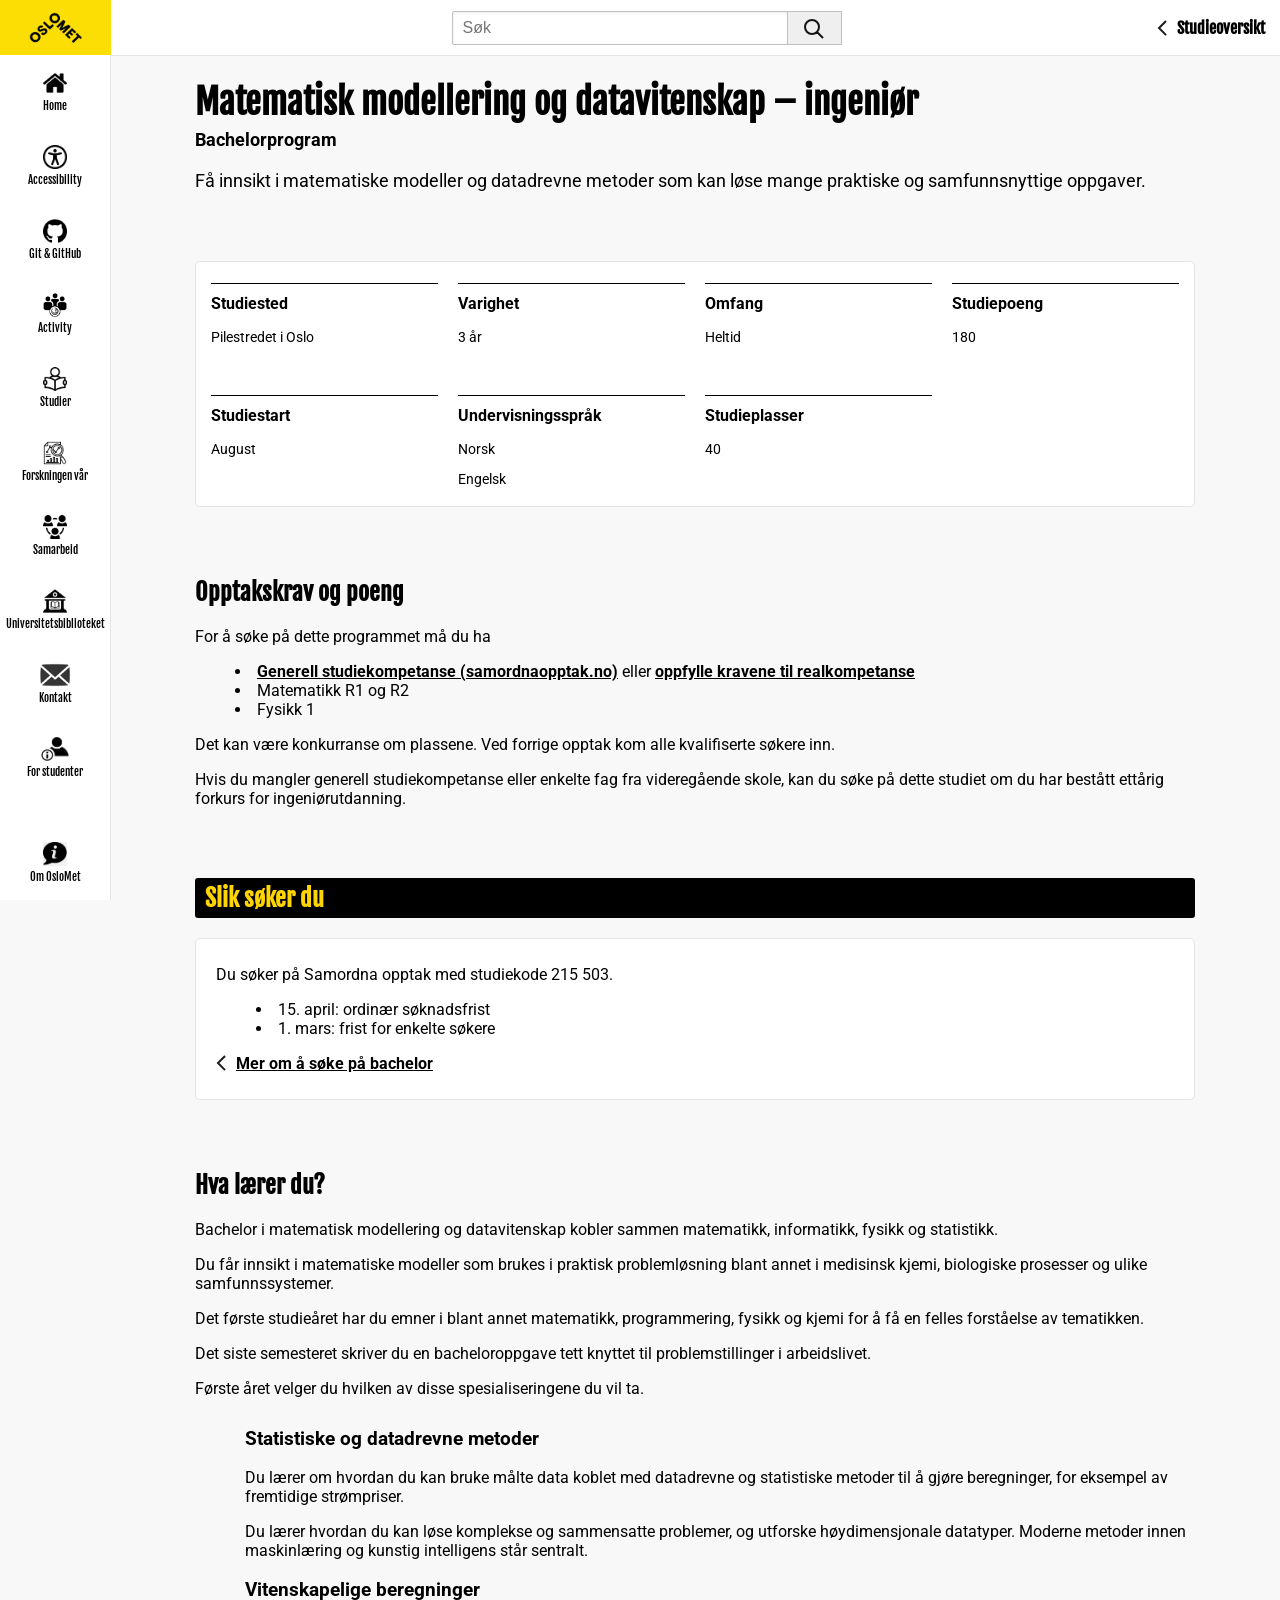
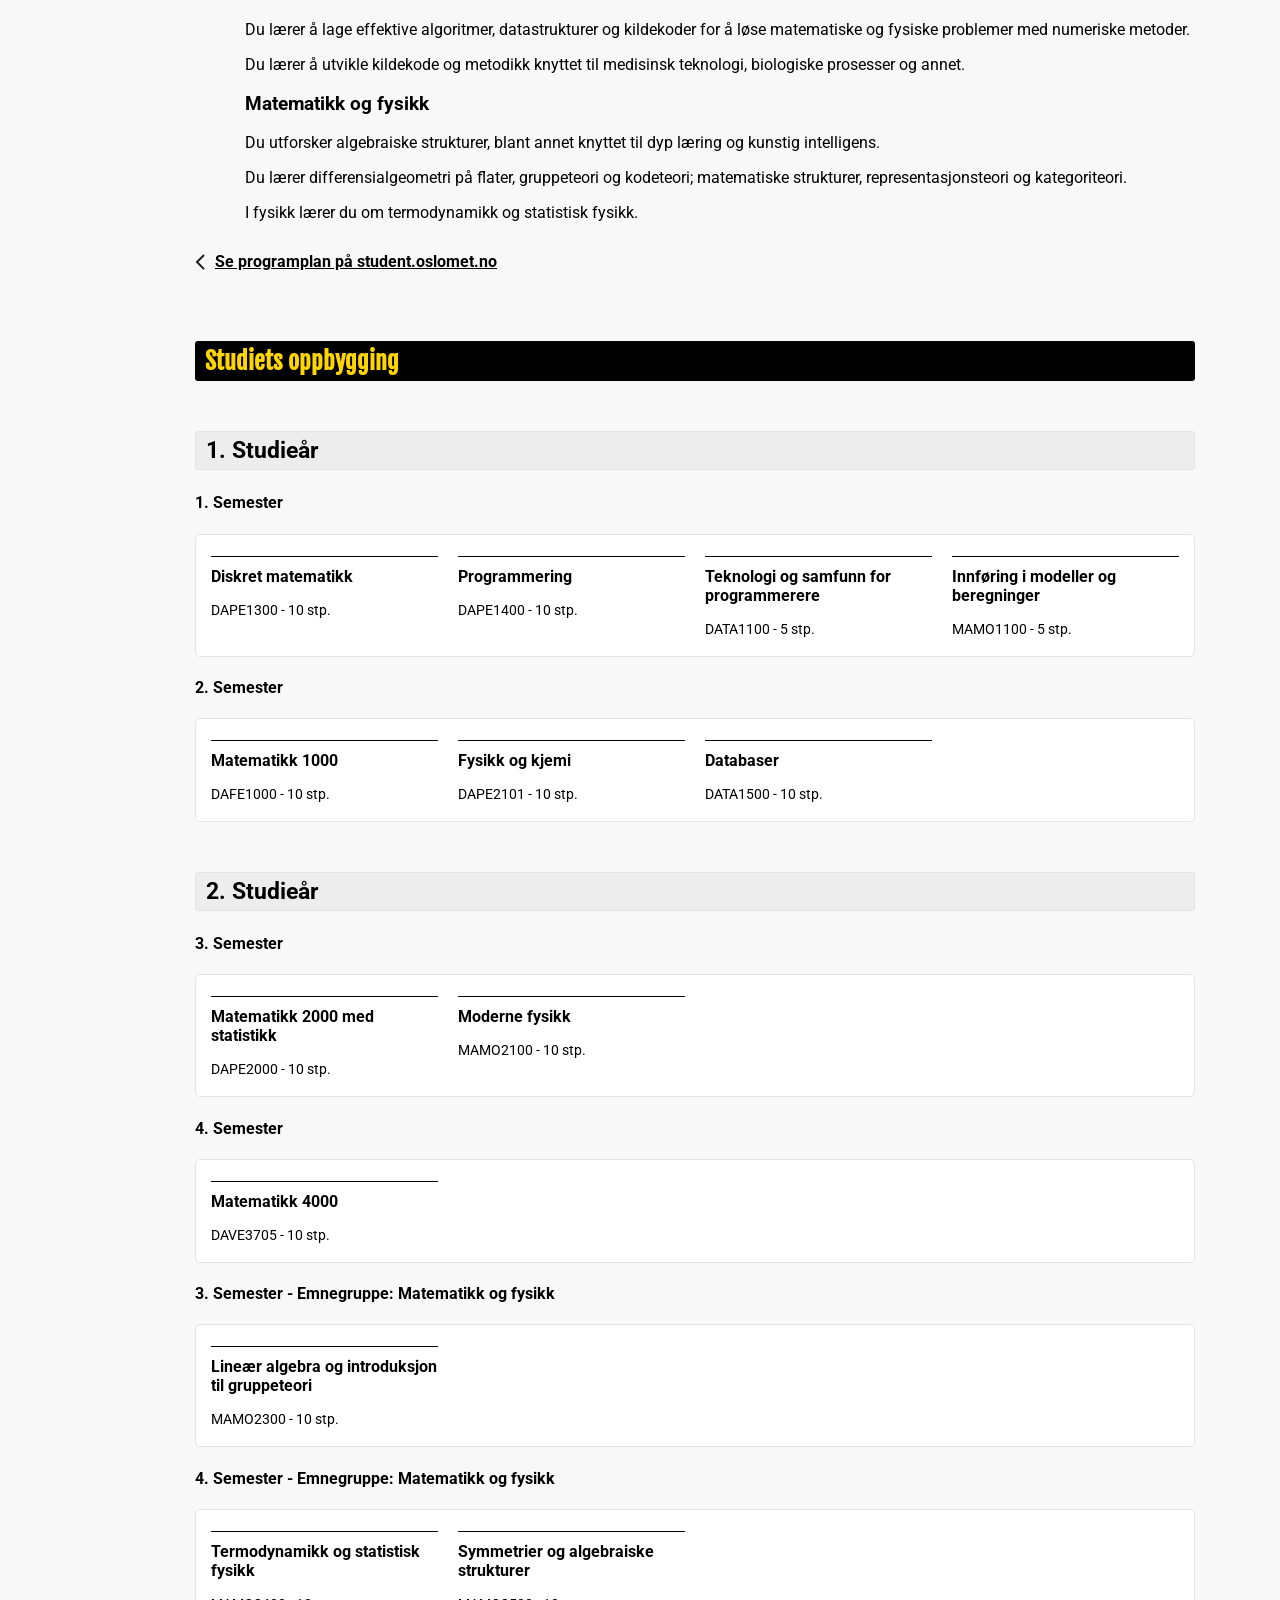
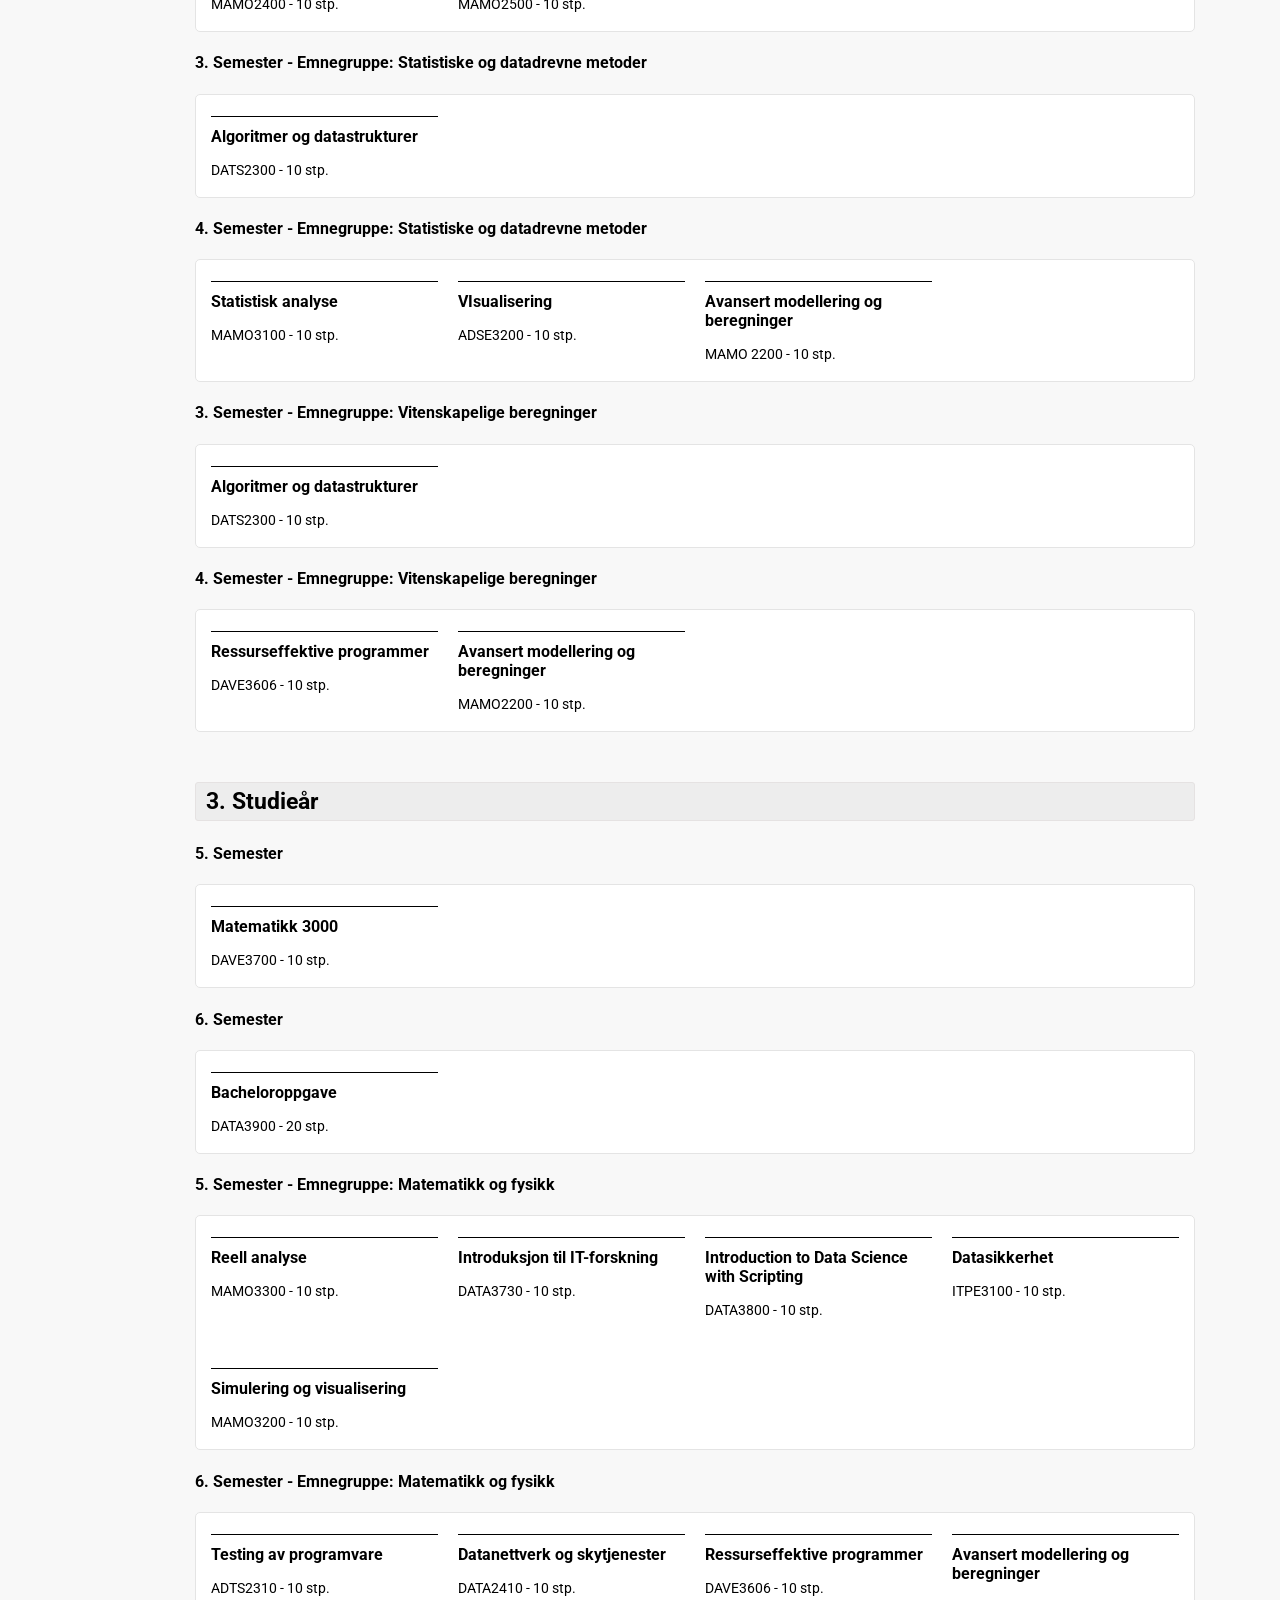
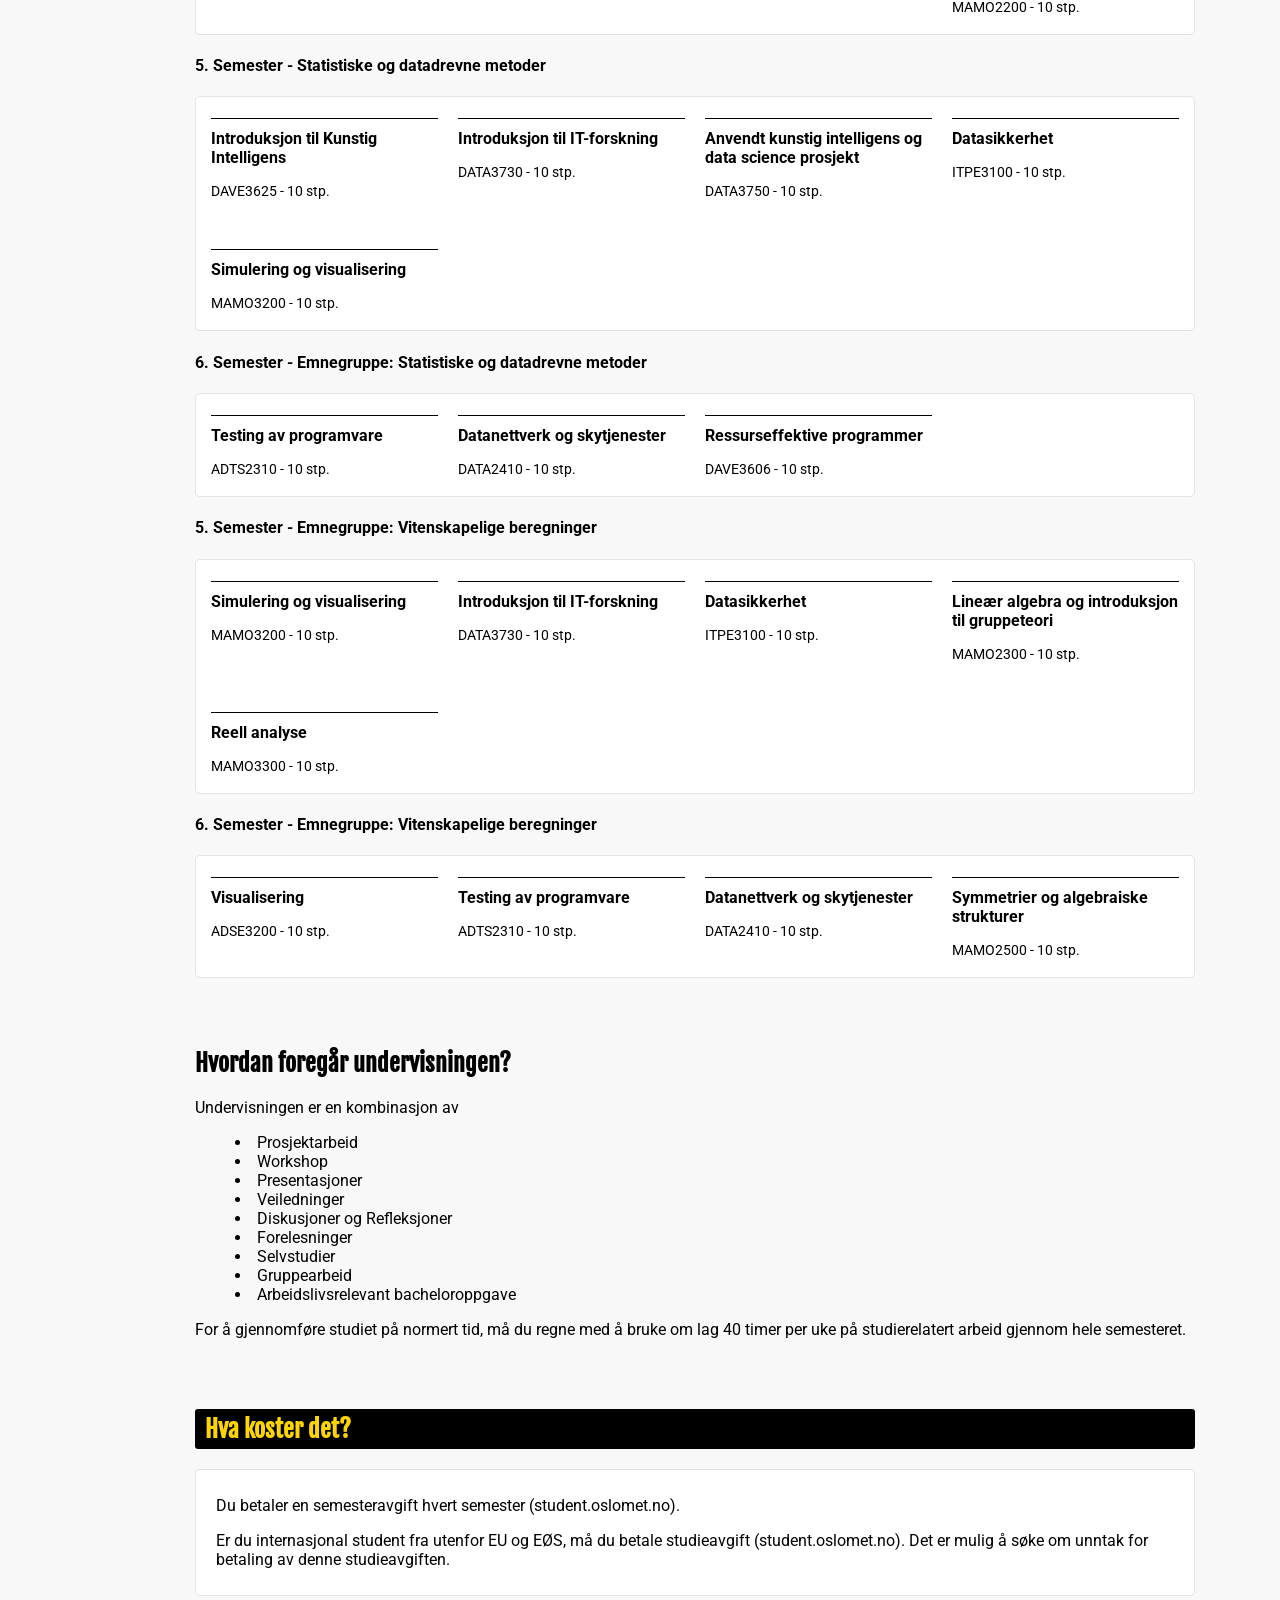
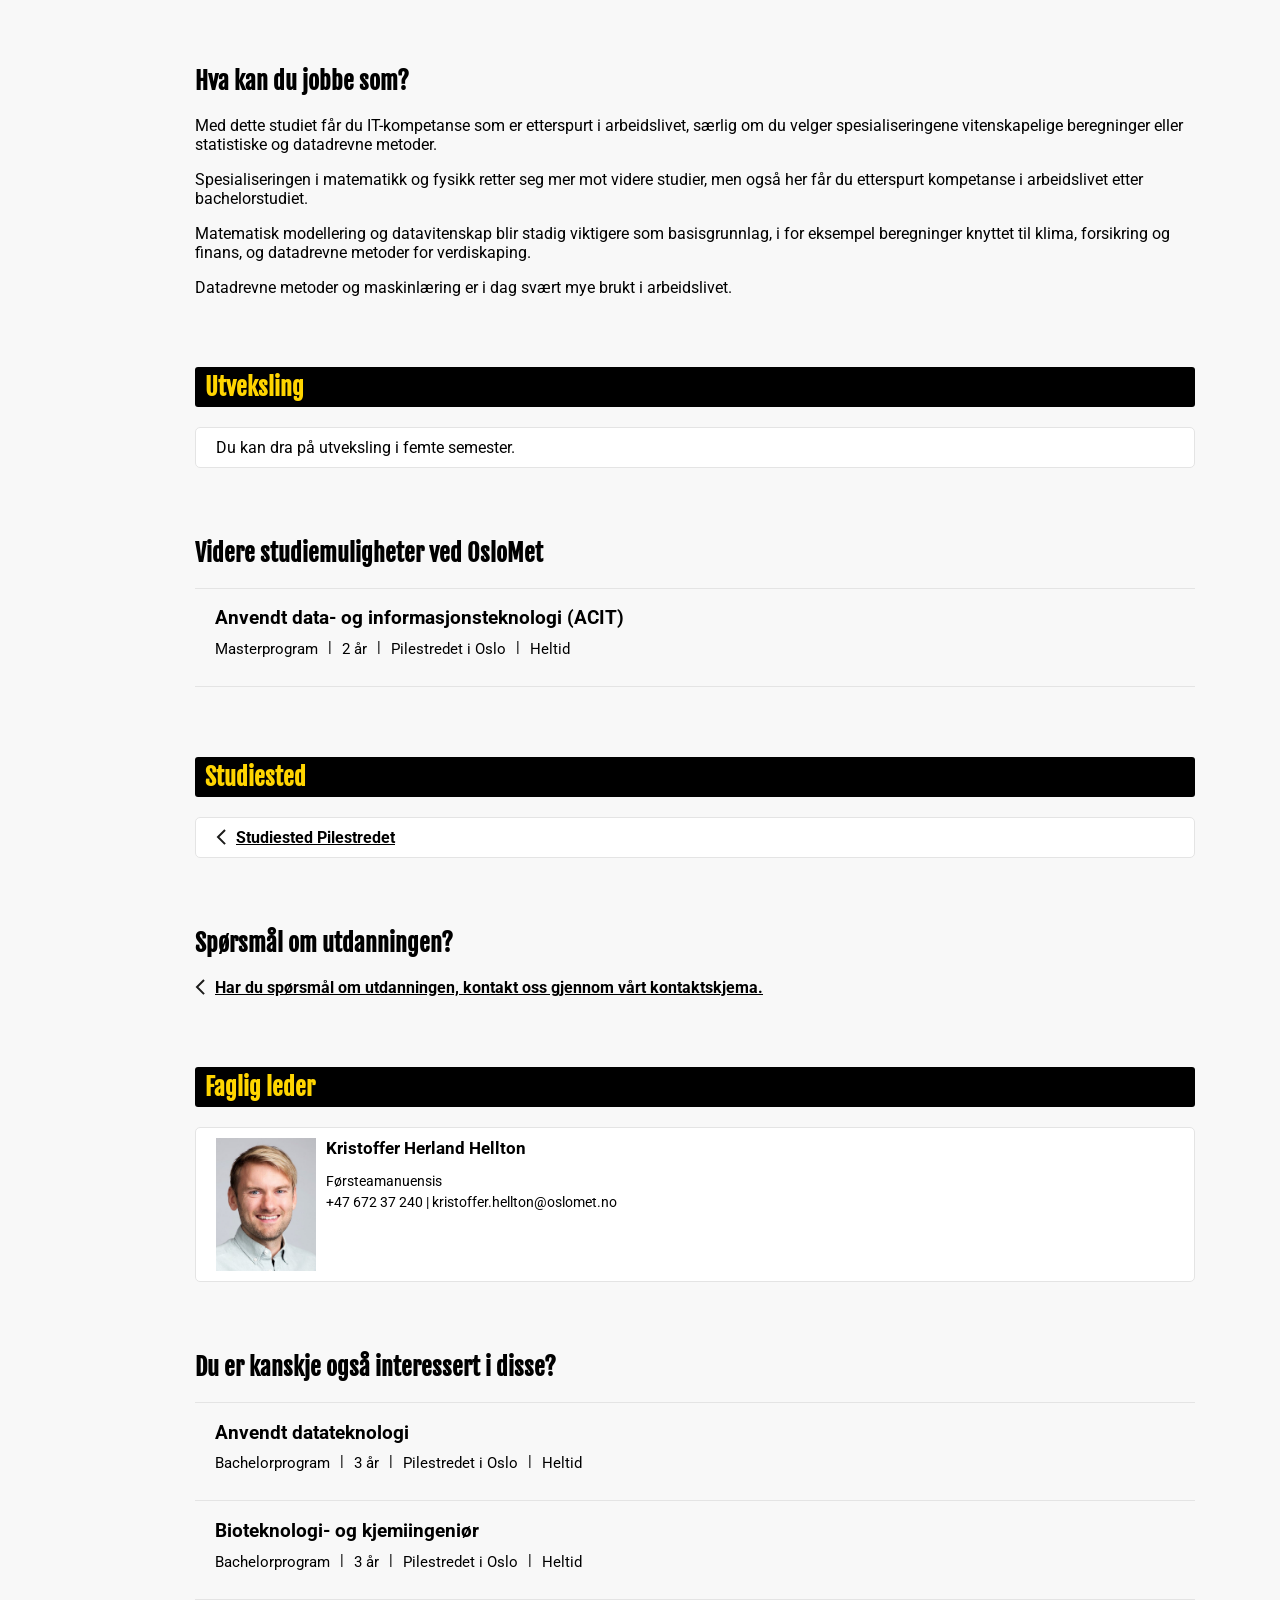
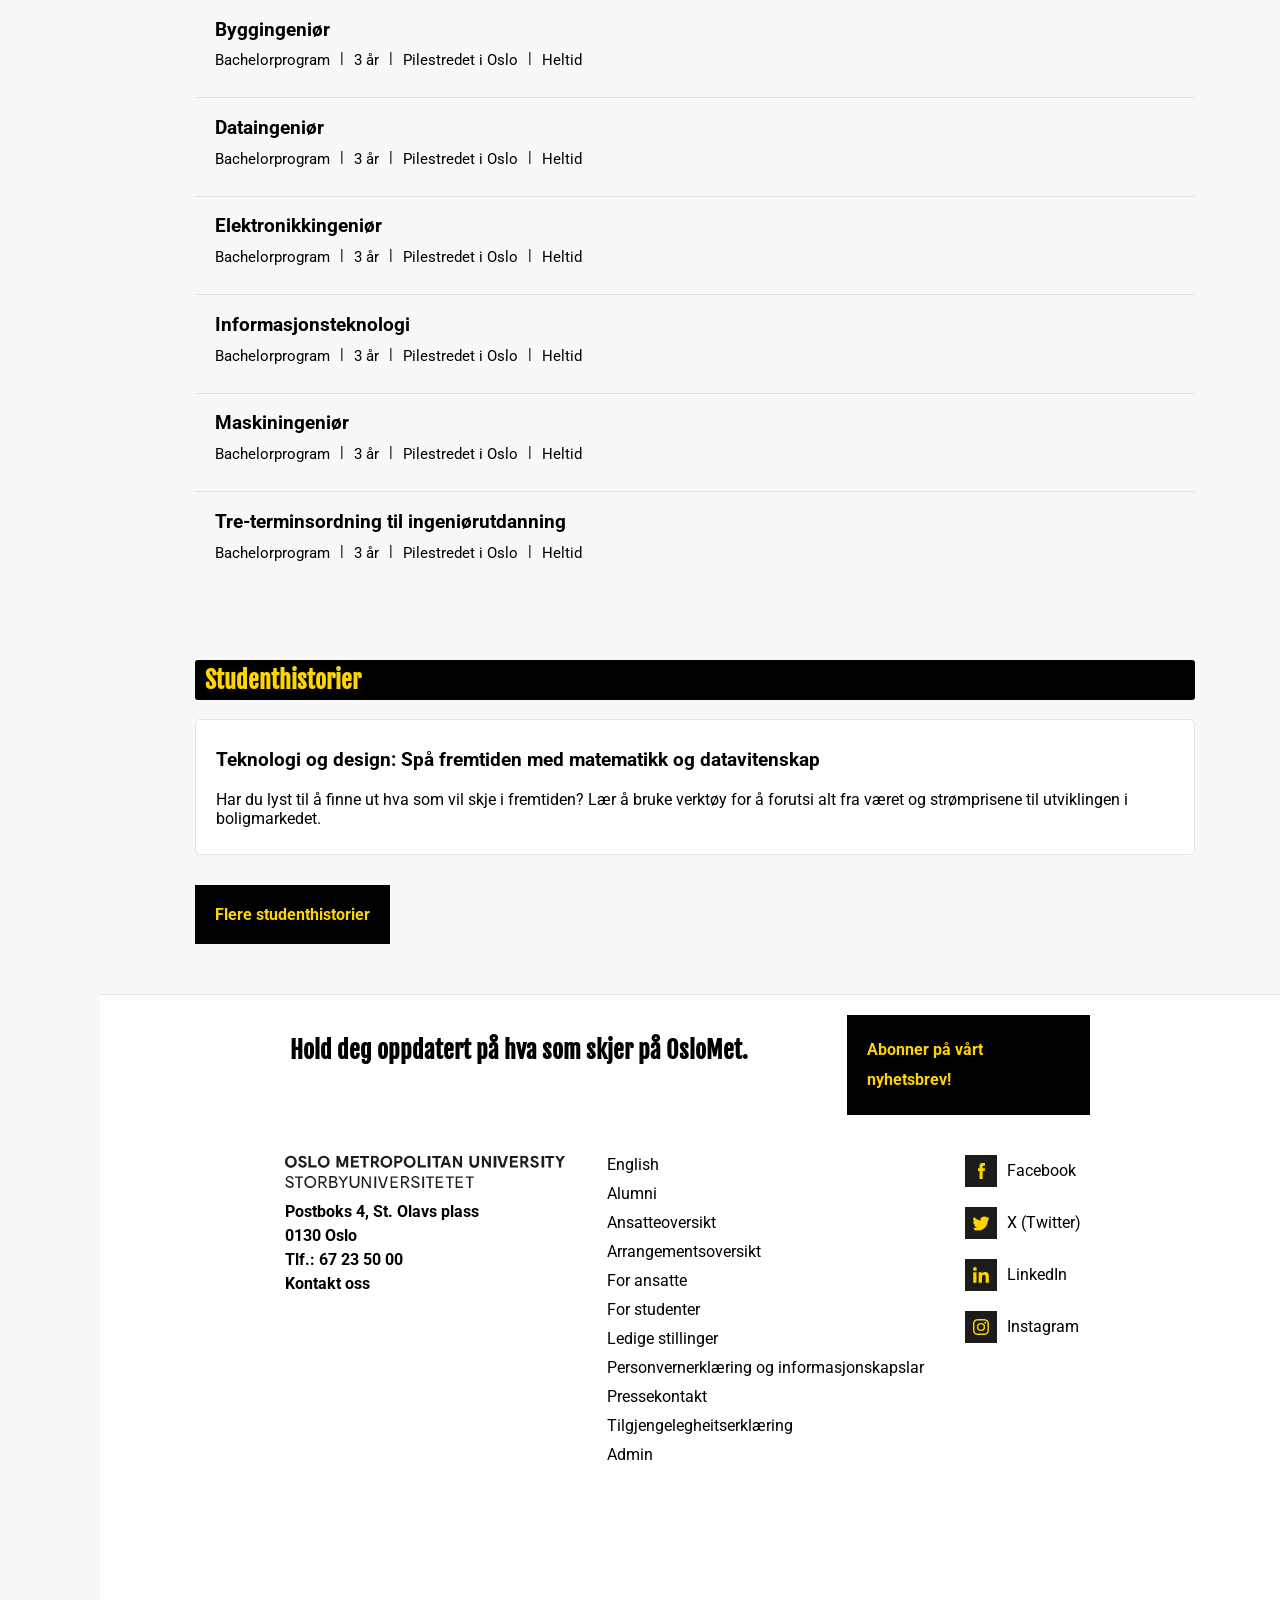
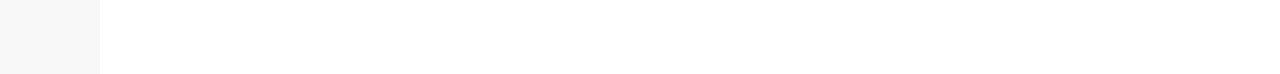
<file: index.html>
<!DOCTYPE html>
<html lang="no">
    <head>
        <meta charset="UTF-8">
        <meta name="viewport" content="width=device-width, initial-scale=1.0">
        <title>Matematisk modellering og datavitenskap – ingeniør - OsloMet</title>
        <link rel="icon" type="image/png" href="icons/favicon-32x32.png">

        <link rel="stylesheet" href="style.css">

        <link rel="preconnect" href="https://fonts.googleapis.com">
        <link rel="preconnect" href="https://fonts.gstatic.com" crossorigin>
        <link href="https://fonts.googleapis.com/css2?family=Roboto+Mono:ital,wght@0,100..700;1,100..700&family=Roboto:wght@400;500;700&display=swap" rel="stylesheet">
        <link href="https://fonts.googleapis.com/css2?family=Fjalla+One&display=swap" rel="stylesheet">
    </head>

    <body>
        <!--Header bar at the top-->
        <header class="header">
            <div class="header-left-section">
                <a href="https://www.oslomet.no/" target="_blank"><img class="oslomet-logo" src="icons/oslomet-logo.png" alt="Oslo Metropolitan University logo"></a>
            </div>
            <div class="header-center-section">
                <input class="search-bar" type="text" placeholder="Søk">
                <button class="search-button">
                    <img class="search-icon" src="icons/search-icon.svg" alt="Søk">
                    <div class="tooltip tooltip-top">Søk</div>
                </button>
            </div>
            <div class="header-right-section">
                <a class="student-overview-button" href="https://www.oslomet.no/studier/studieoversikt" target="_blank">
                    <img src="icons/arrow-left.svg" alt="Studieoversikt">
                    <span>Studieoversikt</span>
                    <div class="tooltip tooltip-top">Finn studier</div>
                </a>
            </div>
        </header>

        <!--Main navigation menu on the left side-->
        <section>
            <nav class="sidebar-menu">
                <a class="sidebar-menu-link" href="index.html">
                    <img class="toggle-hide" src="icons/home-icon.png" alt="Home">
                    <div>Home</div>
                </a>
                <a class="sidebar-menu-link" href="accessibility.html">
                    <img class="toggle-hide" src="icons/accessibility-icon.png" alt="Accessibility">
                    <div>Accessibility</div>
                </a>
                <a class="sidebar-menu-link" href="git.html">
                    <img class="toggle-hide" src="icons/github-icon.png" alt="GitHub">
                    <div>Git & GitHub</div>
                </a>
                <a class="sidebar-menu-link" href="activity.html">
                    <img class="toggle-hide" src="icons/activity-icon.png" alt="Activit">
                    <div>Activity</div>
                </a>

                <a class="sidebar-menu-link" href="https://www.oslomet.no/studier">
                    <img class="toggle-hide" src="icons/study-icon.png" alt="Studier">
                    <div>Studier</div>
                </a>
                <a class="sidebar-menu-link" href="https://www.oslomet.no/forskning">
                    <img class="toggle-hide" src="icons/research-icon.png" alt="Forskningen vår">
                    <div>Forskningen vår</div>
                </a>
                <a class="sidebar-menu-link" href="https://www.oslomet.no/om/samarbeid">
                    <img class="toggle-hide" src="icons/teamwork-icon.png" alt="Samarbeid">
                    <div>Samarbeid</div>
                </a>
                <a class="sidebar-menu-link" href="https://www.oslomet.no/ub">
                    <img class="toggle-hide" src="icons/library-icon.png" alt="Universitetsbiblioteket">
                    <div>Universitetsbiblioteket</div>
                </a>
                <a class="sidebar-menu-link" href="https://www.oslomet.no/om/kontakt">
                    <img class="toggle-hide" src="icons/contact.png" alt="Kontakt oss">
                    <div>Kontakt</div>
                </a>
                <a class="sidebar-menu-link" href="https://www.oslomet.no/om/for-studenter">
                    <img class="toggle-hide" src="icons/students-icon.png" alt="For studenter">
                    <div>For studenter</div>
                </a>

                <a class="sidebar-menu-link sidebar-menu-bottom-link" href="https://www.oslomet.no/om">
                    <img class="toggle-hide" src="icons/about-icon.png" alt="Om OsloMet">
                    <div>Om OsloMet</div>
                </a>
            </nav>
        </section>

        <main class="main-section">
            <section class="centering main-section-header">
                <h1>Matematisk modellering og datavitenskap – ingeniør</h1>
                <p class="main-section-header-sub">Bachelorprogram</p>
                <p>Få innsikt i matematiske modeller og datadrevne metoder som kan løse mange praktiske og samfunnsnyttige oppgaver.</p>
            </section>

            <!--General information about the course-->
            <section class="centering">
                <section class="info-grid">
                    <div>
                        <p>Studiested</p>
                        <p class="info-grid-paragraph">Pilestredet i Oslo</p>
                    </div>
                    <div>
                        <p>Varighet</p>
                        <p class="info-grid-paragraph">3 år</p>
                    </div>
                    <div>
                        <p>Omfang</p>
                        <p class="info-grid-paragraph">Heltid</p>
                    </div>
                    <div>
                        <p>Studiepoeng</p>
                        <p class="info-grid-paragraph">180</p>
                    </div>
                    <div>
                        <p>Studiestart</p>
                        <p class="info-grid-paragraph">August</p>
                    </div>
                    <div>
                        <p>Undervisningsspråk</p>
                        <p class="info-grid-paragraph">Norsk</p>
                        <p class="info-grid-paragraph">Engelsk</p>
                    </div>
                    <div>
                        <p>Studieplasser</p>
                        <p class="info-grid-paragraph">40</p>
                    </div>
                </section>
            </section>

            <!--About requirements for the course-->
            <section class="centering requirements-section">
                <h2>Opptakskrav og poeng</h2>
                <p>For å søke på dette programmet må du ha</p>
                <ul>
                    <li><a class="normal-link" href="https://www.samordnaopptak.no/info/opptak/opptak-uhg/" target="_blank">Generell studiekompetanse (samordnaopptak.no)</a> eller <a class="normal-link" href="https://www.oslomet.no/studier/soknad-og-opptak/realkompetanse/realkompetanse-ingenior" target="_blank">oppfylle kravene til realkompetanse</a></li>
                    <li>Matematikk R1 og R2</li>
                    <li>Fysikk 1</li>
                </ul>
                <p>Det kan være konkurranse om plassene. Ved forrige opptak kom alle kvalifiserte søkere inn.</p>
                <p>Hvis du mangler generell studiekompetanse eller enkelte fag fra videregående skole, kan du søke på dette studiet om du har <a href="https://www.oslomet.no/studier/tkd/forkurs-ingenior">bestått ettårig forkurs for ingeniørutdanning.</a></p>
            </section>

            <!--How to apply for the course-->
            <section class="centering how-to-apply-section">
                <h2 class="section-header">Slik søker du</h2>
                <div class="paragraph-content">
                <p>Du søker på Samordna opptak med studiekode 215 503.</p>
                <ul>
                    <li>15. april: ordinær søknadsfrist</li>
                    <li>1. mars: frist for enkelte søkere</li>
                </ul>
                <p>
                    <a class="arrow-link" href="https://www.oslomet.no/studier/soknad-og-opptak/opptak-til-bachelor-aarsstudier" target="_blank">
                        <img src="icons/arrow-left.svg" alt="Mer om å søke på bachelor">
                        <span>Mer om å søke på bachelor</span>
                    </a>
                </p></div>
            </section>
            
            <!--Information about what a student will learn at the course-->
            <section class="centering what-you-learn-section">
                <section>
                    <h2>Hva lærer du?</h2>
                    <p>Bachelor i matematisk modellering og datavitenskap kobler sammen matematikk, informatikk, fysikk og statistikk.</p>
                    <p>Du får innsikt i matematiske modeller som brukes i praktisk problemløsning blant annet i medisinsk kjemi, biologiske prosesser og ulike samfunnssystemer.</p>
                    <p>Det første studieåret har du emner i blant annet matematikk, programmering, fysikk og kjemi for å få en felles forståelse av tematikken.</p>
                    <p>Det siste semesteret skriver du en bacheloroppgave tett knyttet til problemstillinger i arbeidslivet.</p>
                    <p>Første året velger du hvilken av disse spesialiseringene du vil ta.</p>
                </section>

                <section style="margin: 30px 0 30px 50px;">
                    <h3>Statistiske og datadrevne metoder</h3>
                    <p>Du lærer om hvordan du kan bruke målte data koblet med datadrevne og statistiske metoder til å gjøre beregninger, for eksempel av fremtidige strømpriser.</p>
                    <p>Du lærer hvordan du kan løse komplekse og sammensatte problemer, og utforske høydimensjonale datatyper. Moderne metoder innen maskinlæring og kunstig intelligens står sentralt.</p>
                
                    <h3>Vitenskapelige beregninger</h3>
                    <p>Du lærer å lage effektive algoritmer, datastrukturer og kildekoder for å løse matematiske og fysiske problemer med numeriske metoder.</p>
                    <p>Du lærer å utvikle kildekode og metodikk knyttet til medisinsk teknologi, biologiske prosesser og annet.</p>
                
                    <h3>Matematikk og fysikk</h3>
                    <p>Du utforsker algebraiske strukturer, blant annet knyttet til dyp læring og kunstig intelligens.</p>
                    <p>Du lærer differensialgeometri på flater, gruppeteori og kodeteori; matematiske strukturer, representasjonsteori og kategoriteori.</p>
                    <p>I fysikk lærer du om termodynamikk og statistisk fysikk.</p>
                </section>

                <p>
                    <a class="arrow-link" href="https://student.oslomet.no/studier/-/studieinfo/programplan/HINGMAMO/2024/H%C3%98ST" target="_blank">
                        <img src="icons/arrow-left.svg" alt="Se programplan på student.oslomet.no">
                        <span>Se programplan på student.oslomet.no</span>
                    </a>
                </p>
            </section>

            <!--Lists all the classes a student can/will take during this course-->
            <section class="centering study-structure-section">
                <h2 class="section-header">Studiets oppbygging</h2>

                <section>
                    <h3 class="academic-year-header">1. Studieår</h3>
                    <section>
                        <h4>1. Semester</h4>
                        <section class="info-grid study-structure-info-grid">
                            <div>
                                <p>Diskret matematikk</p>
                                <p class="info-grid-paragraph">DAPE1300 - 10 stp.</p>
                            </div>
                            <div>
                                <p>Programmering</p>
                                <p class="info-grid-paragraph">DAPE1400 - 10 stp.</p>
                            </div>
                            <div>
                                <p>Teknologi og samfunn for programmerere</p>
                                <p class="info-grid-paragraph">DATA1100 - 5 stp.</p>
                            </div>
                            <div>
                                <p>Innføring i modeller og beregninger</p>
                                <p class="info-grid-paragraph">MAMO1100 - 5 stp.</p>
                            </div>
                        </section>
                    </section>
                    <section>
                        <h4>2. Semester</h4>
                        <section class="info-grid study-structure-info-grid">
                            <div>
                                <p>Matematikk 1000</p>
                                <p class="info-grid-paragraph">DAFE1000 - 10 stp.</p>
                            </div>
                            <div>
                                <p>Fysikk og kjemi</p>
                                <p class="info-grid-paragraph">DAPE2101 - 10 stp.</p>
                            </div>
                            <div>
                                <p>Databaser</p>
                                <p class="info-grid-paragraph">DATA1500 - 10 stp.</p>
                            </div>
                        </section>
                    </section>
                </section>

                <section>
                    <h3 class="academic-year-header">2. Studieår</h3>
                    <section>
                        <h4>3. Semester</h4>
                        <section class="info-grid study-structure-info-grid">
                            <div>
                                <p>Matematikk 2000 med statistikk</p>
                                <p class="info-grid-paragraph">DAPE2000 - 10 stp.</p>
                            </div>
                            <div>
                                <p>Moderne fysikk</p>
                                <p class="info-grid-paragraph">MAMO2100 - 10 stp.</p>
                            </div>
                        </section>
                    </section>
                    <section>
                        <h4>4. Semester</h4>
                        <section class="info-grid study-structure-info-grid">
                            <div>
                                <p>Matematikk 4000</p>
                                <p class="info-grid-paragraph">DAVE3705 - 10 stp.</p>
                            </div>
                        </section>
                    </section>
                    <section>
                        <h4>3. Semester - Emnegruppe: Matematikk og fysikk</h4>
                        <section class="info-grid study-structure-info-grid">
                            <div>
                                <p>Lineær algebra og introduksjon til gruppeteori</p>
                                <p class="info-grid-paragraph">MAMO2300 - 10 stp.</p>
                            </div>
                        </section>
                    </section>
                    <section>
                        <h4>4. Semester - Emnegruppe: Matematikk og fysikk</h4>
                        <section class="info-grid study-structure-info-grid">
                            <div>
                                <p>Termodynamikk og statistisk fysikk</p>
                                <p class="info-grid-paragraph">MAMO2400 - 10 stp.</p>
                            </div>
                            <div>
                                <p>Symmetrier og algebraiske strukturer</p>
                                <p class="info-grid-paragraph">MAMO2500 - 10 stp.</p>
                            </div>
                        </section>
                    </section>
                    <section>
                        <h4>3. Semester - Emnegruppe: Statistiske og datadrevne metoder</h4>
                        <section class="info-grid study-structure-info-grid">
                            <div>
                                <p>Algoritmer og datastrukturer</p>
                                <p class="info-grid-paragraph">DATS2300 - 10 stp.</p>
                            </div>
                        </section>
                    </section>
                    <section>
                        <h4>4. Semester - Emnegruppe: Statistiske og datadrevne metoder</h4>
                        <section class="info-grid study-structure-info-grid">
                            <div>
                                <p>Statistisk analyse</p>
                                <p class="info-grid-paragraph">MAMO3100 - 10 stp.</p>
                            </div>
                            <div>
                                <p>VIsualisering</p>
                                <p class="info-grid-paragraph">ADSE3200 - 10 stp.</p>
                            </div>
                            <div>
                                <p>Avansert modellering og beregninger</p>
                                <p class="info-grid-paragraph">MAMO 2200 - 10 stp.</p>
                            </div>
                        </section>
                    </section>
                    <section>
                        <h4>3. Semester - Emnegruppe: Vitenskapelige beregninger</h4>
                        <section class="info-grid study-structure-info-grid">
                            <div>
                                <p>Algoritmer og datastrukturer</p>
                                <p class="info-grid-paragraph">DATS2300 - 10 stp.</p>
                            </div>
                        </section>
                    </section>
                    <section>
                        <h4>4. Semester - Emnegruppe: Vitenskapelige beregninger</h4>
                        <section class="info-grid study-structure-info-grid">
                            <div>
                                <p>Ressurseffektive programmer</p>
                                <p class="info-grid-paragraph">DAVE3606 - 10 stp.</p>
                            </div>
                            <div>
                                <p>Avansert modellering og beregninger</p>
                                <p class="info-grid-paragraph">MAMO2200 - 10 stp.</p>
                            </div>
                        </section>
                    </section>
                </section>

                <section>
                    <h3 class="academic-year-header">3. Studieår</h3>
                    <section>
                        <h4>5. Semester</h4>
                        <section class="info-grid study-structure-info-grid">
                            <div>
                                <p>Matematikk 3000</p>
                                <p class="info-grid-paragraph">DAVE3700 - 10 stp.</p>
                            </div>
                        </section>
                    </section>
                    <section>
                        <h4>6. Semester</h4>
                        <section class="info-grid study-structure-info-grid">
                            <div>
                                <p>Bacheloroppgave</p>
                                <p class="info-grid-paragraph">DATA3900 - 20 stp.</p>
                            </div>
                        </section>
                    </section>
                    <section>
                        <h4>5. Semester - Emnegruppe: Matematikk og fysikk</h4>
                        <section class="info-grid study-structure-info-grid">
                            <div>
                                <p>Reell analyse</p>
                                <p class="info-grid-paragraph">MAMO3300 - 10 stp.</p>
                            </div>
                            <div>
                                <p>Introduksjon til IT-forskning</p>
                                <p class="info-grid-paragraph">DATA3730 - 10 stp.</p>
                            </div>
                            <div>
                                <p>Introduction to Data Science with Scripting</p>
                                <p class="info-grid-paragraph">DATA3800 - 10 stp.</p>
                            </div>
                            <div>
                                <p>Datasikkerhet</p>
                                <p class="info-grid-paragraph">ITPE3100 - 10 stp.</p>
                            </div>
                            <div>
                                <p>Simulering og visualisering</p>
                                <p class="info-grid-paragraph">MAMO3200 - 10 stp.</p>
                            </div>
                        </section>
                    </section>
                    <section>
                        <h4>6. Semester - Emnegruppe: Matematikk og fysikk</h4>
                        <section class="info-grid study-structure-info-grid">
                            <div>
                                <p>Testing av programvare</p>
                                <p class="info-grid-paragraph">ADTS2310 - 10 stp.</p>
                            </div>
                            <div>
                                <p>Datanettverk og skytjenester</p>
                                <p class="info-grid-paragraph">DATA2410 - 10 stp.</p>
                            </div>
                            <div>
                                <p>Ressurseffektive programmer</p>
                                <p class="info-grid-paragraph">DAVE3606 - 10 stp.</p>
                            </div>
                            <div>
                                <p>Avansert modellering og beregninger</p>
                                <p class="info-grid-paragraph">MAMO2200 - 10 stp.</p>
                            </div>
                        </section>
                    </section>
                    <section>
                        <h4>5. Semester - Statistiske og datadrevne metoder</h4>
                        <section class="info-grid study-structure-info-grid">
                            <div>
                                <p>Introduksjon til Kunstig Intelligens</p>
                                <p class="info-grid-paragraph">DAVE3625 - 10 stp.</p>
                            </div>
                            <div>
                                <p>Introduksjon til IT-forskning</p>
                                <p class="info-grid-paragraph">DATA3730 - 10 stp.</p>
                            </div>
                            <div>
                                <p>Anvendt kunstig intelligens og data science prosjekt</p>
                                <p class="info-grid-paragraph">DATA3750 - 10 stp.</p>
                            </div>
                            <div>
                                <p>Datasikkerhet</p>
                                <p class="info-grid-paragraph">ITPE3100 - 10 stp.</p>
                            </div>
                            <div>
                                <p>Simulering og visualisering</p>
                                <p class="info-grid-paragraph">MAMO3200 - 10 stp.</p>
                            </div>
                        </section>
                    </section>
                    <section>
                        <h4>6. Semester - Emnegruppe: Statistiske og datadrevne metoder</h4>
                        <section class="info-grid study-structure-info-grid">
                            <div>
                                <p>Testing av programvare</p>
                                <p class="info-grid-paragraph">ADTS2310 - 10 stp.</p>
                            </div>
                            <div>
                                <p>Datanettverk og skytjenester</p>
                                <p class="info-grid-paragraph">DATA2410 - 10 stp.</p>
                            </div>
                            <div>
                                <p>Ressurseffektive programmer</p>
                                <p class="info-grid-paragraph">DAVE3606 - 10 stp.</p>
                            </div>
                        </section>
                    </section>
                    <section>
                        <h4>5. Semester - Emnegruppe: Vitenskapelige beregninger</h4>
                        <section class="info-grid study-structure-info-grid">
                            <div>
                                <p>Simulering og visualisering</p>
                                <p class="info-grid-paragraph">MAMO3200 - 10 stp.</p>
                            </div>
                            <div>
                                <p>Introduksjon til IT-forskning</p>
                                <p class="info-grid-paragraph">DATA3730 - 10 stp.</p>
                            </div>
                            <div>
                                <p>Datasikkerhet</p>
                                <p class="info-grid-paragraph">ITPE3100 - 10 stp.</p>
                            </div>
                            <div>
                                <p>Lineær algebra og introduksjon til gruppeteori</p>
                                <p class="info-grid-paragraph">MAMO2300 - 10 stp.</p>
                            </div>
                            <div>
                                <p>Reell analyse</p>
                                <p class="info-grid-paragraph">MAMO3300 - 10 stp.</p>
                            </div>
                        </section>
                    </section>
                    <section>
                        <h4>6. Semester - Emnegruppe: Vitenskapelige beregninger</h4>
                        <section class="info-grid study-structure-info-grid">
                            <div>
                                <p>Visualisering</p>
                                <p class="info-grid-paragraph">ADSE3200 - 10 stp.</p>
                            </div>
                            <div>
                                <p>Testing av programvare</p>
                                <p class="info-grid-paragraph">ADTS2310 - 10 stp.</p>
                            </div>
                            <div>
                                <p>Datanettverk og skytjenester</p>
                                <p class="info-grid-paragraph">DATA2410 - 10 stp.</p>
                            </div>
                            <div>
                                <p>Symmetrier og algebraiske strukturer</p>
                                <p class="info-grid-paragraph">MAMO2500 - 10 stp.</p>
                            </div>
                        </section>
                    </section>
                </section>
            </section>

            <!--List of what happens during the course-->
            <section class="centering tuition-list-section">
                <h2>Hvordan foregår undervisningen?</h2>
                <p>Undervisningen er en kombinasjon av</p>
                <ul>
                    <li>Prosjektarbeid</li>
                    <li>Workshop</li>
                    <li>Presentasjoner</li>
                    <li>Veiledninger</li>
                    <li>Diskusjoner og Refleksjoner</li>
                    <li>Forelesninger</li>
                    <li>Selvstudier</li>
                    <li>Gruppearbeid</li>
                    <li>Arbeidslivsrelevant bacheloroppgave</li>
                </ul>
                <p>For å gjennomføre studiet på normert tid, må du regne med å bruke om lag 40 timer per uke på studierelatert arbeid gjennom hele semesteret.</p>
            </section>

            <!--What the cost of tuition is and when to pay-->
            <section class="centering tuition-cost-section">
                <h2 class="section-header">Hva koster det?</h2>
                <div class="paragraph-content">
                <p><a href="https://student.oslomet.no/semesteravgift">Du betaler en semesteravgift hvert semester (student.oslomet.no).</a></p>
                <p>
                    <a href="https://student.oslomet.no/studieavgift-for-internasjonale-studenter-utenfor-eu-eos">Er du internasjonal student fra utenfor EU og EØS, må du betale studieavgift (student.oslomet.no)</a>.
                    Det er mulig å søke om unntak for betaling av denne studieavgiften.
                </p>
                </div>
            </section>

            <!--Information about what work opportunities are available for a student after graduation-->
            <section class="centering work-opportunities-section">
                <h2>Hva kan du jobbe som?</h2>
                <p>Med dette studiet får du IT-kompetanse som er etterspurt i arbeidslivet, særlig om du velger spesialiseringene vitenskapelige beregninger eller statistiske og datadrevne metoder.</p>
                <p>Spesialiseringen i matematikk og fysikk retter seg mer mot videre studier, men også her får du etterspurt kompetanse i arbeidslivet etter bachelorstudiet.</p>
                <p>Matematisk modellering og datavitenskap blir stadig viktigere som basisgrunnlag, i for eksempel beregninger knyttet til klima, forsikring og finans, og datadrevne metoder for verdiskaping.</p>
                <p>Datadrevne metoder og maskinlæring er i dag svært mye brukt i arbeidslivet.</p>
            </section>

            <!--Let's students know if/when they can study abroad-->
            <section class="centering foreign-exchange-section">
                <h2 class="section-header">Utveksling</h2>
                <p class="paragraph-content">Du kan dra på utveksling i femte semester.</p>
            </section>

            <!--Shows what further studies are available after graduation-->
            <section class="centering masters-studies-section">
                <h2>Videre studiemuligheter ved OsloMet</h2>
                <a href="https://www.oslomet.no/studier/tkd/anvendt-data-informasjonsteknologi" target="_blank">
                    <div class="suggested-programs-container suggested-programs-last">
                        <h3>Anvendt data- og informasjonsteknologi (ACIT)</h3>
                        <p>
                            <div class="suggested-programs-info-container">
                                <div>Masterprogram</div>&#124;
                                <div>2 år</div>&#124;
                                <div>Pilestredet i Oslo</div>&#124;
                                <div>Heltid</div>
                            </div>
                        </p>
                    </div>
                </a>
            </section>

            <!--Shows where the university is located-->
            <section class="centering place-of-study-section">
                <h2 class="section-header">Studiested</h2>
                <p class="paragraph-content">
                    <a class="arrow-link" href="https://www.oslomet.no/om/studiested-pilestredet" target="_blank">
                        <img src="icons/arrow-left.svg" alt="Studiested Pilestredet">
                        <span>Studiested Pilestredet</span>
                    </a>
                </p>
            </section>

            <!--About where to go for further information-->
            <section class="centering education-questions-section">
                <h2>Spørsmål om utdanningen?</h2>
                <p>
                    <a class="arrow-link" href="https://www.oslomet.no/kontaktskjema#For%20utdanningss%C3%B8kere?faculty=Fakultet%20for%20teknologi,%20kunst%20og%20design" target="_blank">
                        <img src="icons/arrow-left.svg" alt="Spørsmål om utdanningen?">
                        <span>Har du spørsmål om utdanningen, kontakt oss gjennom vårt kontaktskjema.</span>
                    </a>
                </p>
            </section>

            <!--Contact information to the manager-->
            <section class="centering manager-section">
                <h2 class="section-header">Faglig leder</h1>
                <a class="manager-container paragraph-content paragraph-content-link" href="https://www.oslomet.no/om/ansatt/krhel3944/" target="_blank">
                    <img class="manager-picture" src="pictures/manager-profile.jpg" alt="Faglig leder Kristoffer Herland Hellton">
                    <div class="manager-info">
                        <p class="manager-info-h">Kristoffer Herland Hellton</p>
                        <p class="manager-info-p">Førsteamanuensis</p>
                        <p class="manager-info-p">+47 672 37 240 &#124; kristoffer.hellton@oslomet.no</p>
                    </div>
                </a>
            </section>

            <!--Lists other available courses that are related-->
            <section class="centering suggested-programs-section">
                <h2>Du er kanskje også interessert i disse?</h2>
                <section>
                    <a href="https://www.oslomet.no/studier/tkd/anvendt-datateknologi" target="_blank">
                        <div class="suggested-programs-container">
                            <h3>Anvendt datateknologi</h3>
                            <p>
                                <div class="suggested-programs-info-container">
                                    <div>Bachelorprogram</div>&#124;
                                    <div>3 år</div>&#124;
                                    <div>Pilestredet i Oslo</div>&#124;
                                    <div>Heltid</div>
                                </div>
                            </p>
                        </div>
                    </a>
                    <a href="https://www.oslomet.no/studier/tkd/bioteknologi-kjemiingenior" target="_blank">
                        <div class="suggested-programs-container">
                            <h3>Bioteknologi- og kjemiingeniør</h3>
                            <p>
                                <div class="suggested-programs-info-container">
                                    <div>Bachelorprogram</div>&#124;
                                    <div>3 år</div>&#124;
                                    <div>Pilestredet i Oslo</div>&#124;
                                    <div>Heltid</div>
                                </div>
                            </p>
                        </div>
                    </a>
                    <a href="https://www.oslomet.no/studier/tkd/byggingenior" target="_blank">
                        <div class="suggested-programs-container">
                            <h3>Byggingeniør</h3>
                            <p>
                                <div class="suggested-programs-info-container">
                                    <div>Bachelorprogram</div>&#124;
                                    <div>3 år</div>&#124;
                                    <div>Pilestredet i Oslo</div>&#124;
                                    <div>Heltid</div>
                                </div>
                            </p>
                        </div>
                    </a>
                    <a href="https://www.oslomet.no/studier/tkd/dataingenior" target="_blank">
                        <div class="suggested-programs-container">
                            <h3>Dataingeniør</h3>
                            <p>
                                <div class="suggested-programs-info-container">
                                    <div>Bachelorprogram</div>&#124;
                                    <div>3 år</div>&#124;
                                    <div>Pilestredet i Oslo</div>&#124;
                                    <div>Heltid</div>
                                </div>
                            </p>
                        </div>
                    </a>
                    <a href="https://www.oslomet.no/studier/tkd/elektronikkingenior" target="_blank">
                        <div class="suggested-programs-container">
                            <h3>Elektronikkingeniør</h3>
                            <p>
                                <div class="suggested-programs-info-container">
                                    <div>Bachelorprogram</div>&#124;
                                    <div>3 år</div>&#124;
                                    <div>Pilestredet i Oslo</div>&#124;
                                    <div>Heltid</div>
                                </div>
                            </p>
                        </div>
                    </a>
                    <a href="https://www.oslomet.no/studier/tkd/informasjonsteknologi" target="_blank">
                        <div class="suggested-programs-container">
                            <h3>Informasjonsteknologi</h3>
                            <p>
                                <div class="suggested-programs-info-container">
                                    <div>Bachelorprogram</div>&#124;
                                    <div>3 år</div>&#124;
                                    <div>Pilestredet i Oslo</div>&#124;
                                    <div>Heltid</div>
                                </div>
                            </p>
                        </div>
                    </a>
                    <a href="https://www.oslomet.no/studier/tkd/maskiningenior" target="_blank">
                        <div class="suggested-programs-container">
                            <h3>Maskiningeniør</h3>
                            <p>
                                <div class="suggested-programs-info-container">
                                    <div>Bachelorprogram</div>&#124;
                                    <div>3 år</div>&#124;
                                    <div>Pilestredet i Oslo</div>&#124;
                                    <div>Heltid</div>
                                </div>
                            </p>
                        </div>
                    </a>
                    <a href="https://www.oslomet.no/studier/tkd/tre-termin-ingenior" target="_blank">
                        <div class="suggested-programs-container">
                            <h3>Tre-terminsordning til ingeniørutdanning</h3>
                            <p>
                                <div class="suggested-programs-info-container">
                                    <div>Bachelorprogram</div>&#124;
                                    <div>3 år</div>&#124;
                                    <div>Pilestredet i Oslo</div>&#124;
                                    <div>Heltid</div>
                                </div>
                            </p>
                        </div>
                    </a>
                </section>
            </section>

            <section class="centering student-history-section">
                <h2 class="section-header">Studenthistorier</h2>
                
                <a href="https://www.oslomet.no/studier/studenthistorier/spa-fremtiden-matematikk-datavitenskap" target="_blank">
                    <div class="paragraph-content paragraph-content-link">
                    <p>
                        <h3>Teknologi og design: Spå fremtiden med matematikk og datavitenskap</h3>
                        <p>Har du lyst til å finne ut hva som vil skje i fremtiden? Lær å bruke verktøy for å forutsi alt fra været og strømprisene til utviklingen i boligmarkedet.</p>
                    </p>
                    </div>
                </a>

                <p class="student-history-button-container">
                    <a class="student-history-button" href="https://www.oslomet.no/studier/studenthistorier">Flere studenthistorier</a>
                </p>
            </section>
        </main>

        <!--Footer section at the bottom that lists social media links + contact-->
        <footer class="footer">
            <section class="footer-top">
                <div class="footer-top-inner">
                    <h2>Hold deg oppdatert på hva som skjer på OsloMet.</h2>
                    <a href="https://www.oslomet.no/nyhetsbrev">Abonner på vårt nyhetsbrev!</a>
                </div>
            </section>

            <section class="footer-bottom">
                <div class="footer-bottom-inner">
                    <section class="footer-bottom-inner-sections">
                        <img src="icons/logo-footer.svg" alt="Oslo Metropolitan University banner">
                        <div class="footer-info">
                            <p>Postboks 4, St. Olavs plass</p>
                            <p>0130 Oslo</p>
                            <p>Tlf.: 67 23 50 00</p>
                            <p><a href="https://www.oslomet.no/om/kontakt">Kontakt oss</a></p>
                        </div>
                    </section>
                    <section class="footer-bottom-inner-sections">
                        <div class="footer-links-container">
                            <p><a class="footer-links" href="https://www.oslomet.no/en">English</a></p>
                            <p><a class="footer-links" href="https://www.oslomet.no/alumni">Alumni</a></p>
                            <p><a class="footer-links" href="https://www.oslomet.no/om/ansatteoversikt">Ansatteoversikt</a></p>
                            <p><a class="footer-links" href="https://www.oslomet.no/om/arrangement/arrangementsoversikt">Arrangementsoversikt</a></p>
                            <p><a class="footer-links" href="https://www.oslomet.no/om/for-ansatte">For ansatte</a></p>
                            <p><a class="footer-links" href="https://www.oslomet.no/om/for-studenter">For studenter</a></p>
                            <p><a class="footer-links" href="https://www.oslomet.no/om/ledige-stillinger">Ledige stillinger</a></p>
                            <p><a class="footer-links" href="https://www.oslomet.no/om/personvernerklering-informasjonskapslar">Personvernerklæring og informasjonskapslar</a></p>
                            <p><a class="footer-links" href="https://www.oslomet.no/om/pressekontakt">Pressekontakt</a></p>
                            <p><a class="footer-links" href="https://www.oslomet.no/om/tilgjengelegheitserklering">Tilgjengelegheitserklæring</a></p>
                            <p><a class="footer-links" href="https://www-admin.oslomet.no/admin/view/content/58148">Admin</a></p>
                        </div>
                    </section>
                    <section class="footer-bottom-inner-sections">
                        <a href="https://www.facebook.com/oslomet/">
                            <div class="social-media-links">
                                <img src="icons/icon-facebook.svg" alt="OsloMet på Facebook">
                                <div>Facebook</div>
                            </div>
                        </a>
                        <a href="https://twitter.com/oslomet">
                            <div class="social-media-links">
                                <img src="icons/icon-twitter.png" alt="OsloMet på X (Twitter)">
                                <div>X (Twitter)</div>
                            </div>
                        </a>
                        <a href="https://no.linkedin.com/school/oslomet/">
                            <div class="social-media-links">
                                <img src="icons/icon-linkedin.svg" alt="OsloMet på LinkedIn">
                                <div>LinkedIn</div>
                            </div>
                        </a>
                        <a href="https://www.instagram.com/oslomet/?hl=nb">
                            <div class="social-media-links">
                                <img src="icons/icon-instagram.svg" alt="OsloMet på Instagram">
                                <div>Instagram</div>
                            </div>
                        </a>
                    </section>
                </div>
            </section>
        </footer>
    </body>
</html>
</file>
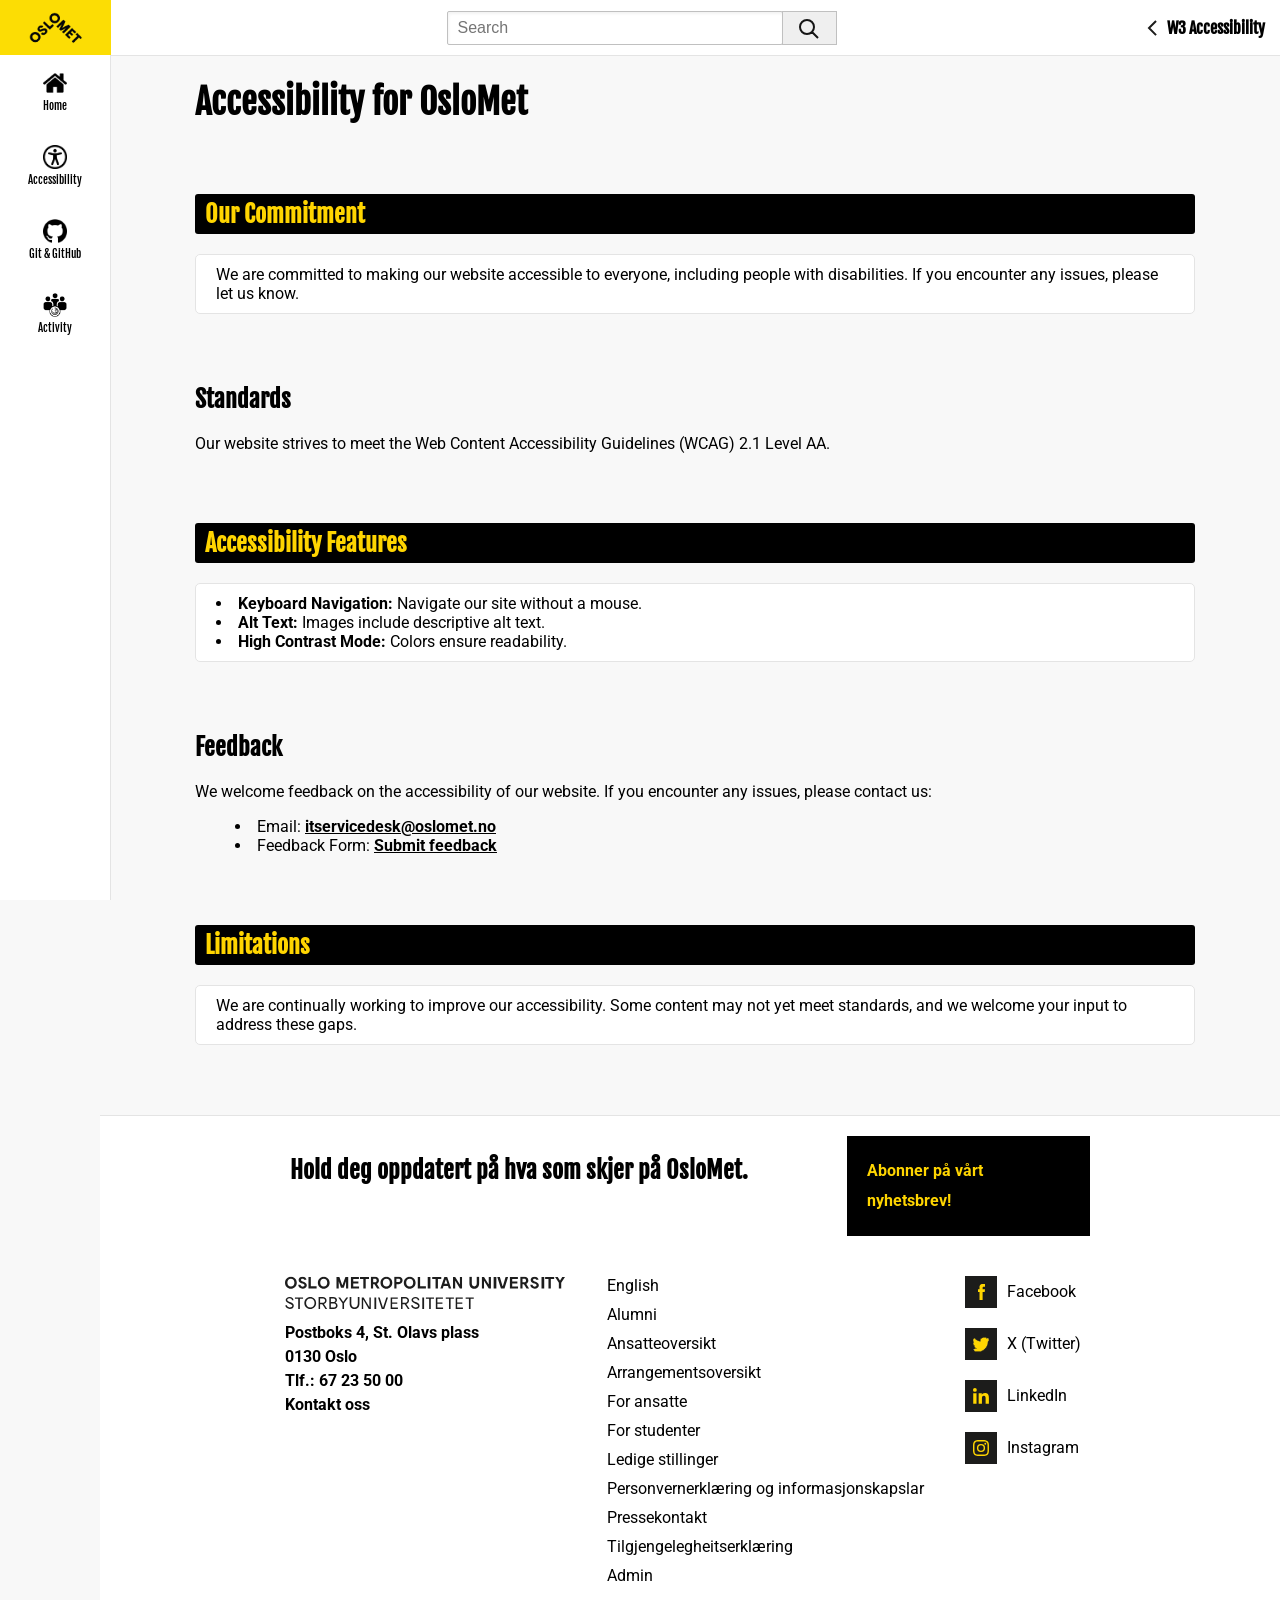
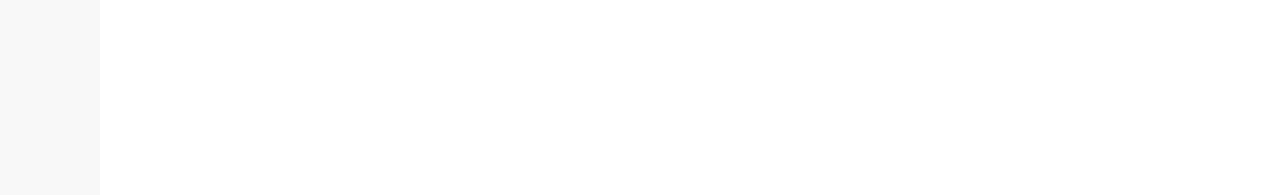
<file: accessibility.html>
<!DOCTYPE html>
<html lang="en">
<head>
    <meta charset="UTF-8">
    <meta name="viewport" content="width=device-width, initial-scale=1.0">
    <title>Accessibility</title>
    <link rel="icon" type="image/png" href="icons/favicon-32x32.png">

    <link rel="stylesheet" href="style.css">

    <link rel="preconnect" href="https://fonts.googleapis.com">
    <link rel="preconnect" href="https://fonts.gstatic.com" crossorigin>
    <link href="https://fonts.googleapis.com/css2?family=Roboto+Mono:ital,wght@0,100..700;1,100..700&family=Roboto:wght@400;500;700&display=swap" rel="stylesheet">
    <link href="https://fonts.googleapis.com/css2?family=Fjalla+One&display=swap" rel="stylesheet">
</head>
<body>
    <!--Header bar at the top-->
    <header class="header">
        <div class="header-left-section">
            <a href="https://www.oslomet.no/" target="_blank"><img class="oslomet-logo" src="icons/oslomet-logo.png" alt="Oslo Metropolitan University logo"></a>
        </div>
        <div class="header-center-section">
            <input class="search-bar" type="text" placeholder="Search">
            <button class="search-button">
                <img class="search-icon" src="icons/search-icon.svg" alt="Search">
                <div class="tooltip tooltip-top">Search</div>
            </button>
        </div>
        <div class="header-right-section">
            <a class="student-overview-button" href="https://www.w3.org/WAI/fundamentals/accessibility-intro/" target="_blank">
                <img src="icons/arrow-left.svg" alt="Studieoversikt">
                <span>W3 Accessibility</span>
                <div class="tooltip tooltip-top">W3 web accessibility page</div>
            </a>
        </div>
    </header>

    <!--Main navigation menu on the left side-->
    <section>
        <nav class="sidebar-menu">
            <a class="sidebar-menu-link" href="index.html">
                <img class="toggle-hide" src="icons/home-icon.png" alt="Home">
                <div>Home</div>
            </a>
            <a class="sidebar-menu-link" href="accessibility.html">
                <img class="toggle-hide" src="icons/accessibility-icon.png" alt="Accessibility">
                <div>Accessibility</div>
            </a>
            <a class="sidebar-menu-link" href="git.html">
                <img class="toggle-hide" src="icons/github-icon.png" alt="GitHub">
                <div>Git & GitHub</div>
            </a>
            <a class="sidebar-menu-link" href="activity.html">
                <img class="toggle-hide" src="icons/activity-icon.png" alt="Activit">
                <div>Activity</div>
            </a>
        </nav>
    </section>

    <main class="main-section">
        <h1 class="centering">Accessibility for OsloMet</h1>

        <!--Statements about commitment-->
        <section class="centering">
            <h2 class="section-header">Our Commitment</h2>
            <p class="paragraph-content">We are committed to making our website accessible to everyone, including people with disabilities. If you encounter any issues, please let us know.</p>
        </section>
        
        <!--Statements about the standard-->
        <section class="centering">
            <h2>Standards</h2>
            <p>Our website strives to meet the Web Content Accessibility Guidelines (WCAG) 2.1 Level AA.</p>
        </section>
        
        <!--List of features-->
        <section class="centering">
            <h2 class="section-header">Accessibility Features</h2>
            <ul class="paragraph-content">
                <li><strong>Keyboard Navigation:</strong> Navigate our site without a mouse.</li>
                <li><strong>Alt Text:</strong> Images include descriptive alt text.</li>
                <li><strong>High Contrast Mode:</strong> Colors ensure readability.</li>
            </ul>
        </section>
        
        <!--List contact information-->
        <section class="centering">
            <h2>Feedback</h2>
            <p>We welcome feedback on the accessibility of our website. If you encounter any issues, please contact us:</p>
            <ul>
                <li>Email: <a class="normal-link" href="mailto:itservicedesk@oslomet.no">itservicedesk@oslomet.no</a></li>
                <li>Feedback Form: <a class="normal-link" href="https://student.oslomet.no/en/si-ifra" target="_blank">Submit feedback</a></li>
            </ul>
        </section>
        
        <!--Final statement-->
        <section class="centering">
            <h2 class="section-header">Limitations</h2>
            <p class="paragraph-content">We are continually working to improve our accessibility. Some content may not yet meet standards, and we welcome your input to address these gaps.</p>
        </section>
    </main>

    <!--Footer section at the bottom that lists social media links + contact-->
    <footer class="footer">
        <section class="footer-top">
            <div class="footer-top-inner">
                <h2>Hold deg oppdatert på hva som skjer på OsloMet.</h2>
                <a href="https://www.oslomet.no/nyhetsbrev">Abonner på vårt nyhetsbrev!</a>
            </div>
        </section>

        <section class="footer-bottom">
            <div class="footer-bottom-inner">
                <section class="footer-bottom-inner-sections">
                    <img src="icons/logo-footer.svg" alt="Oslo Metropolitan University banner">
                    <div class="footer-info">
                        <p>Postboks 4, St. Olavs plass</p>
                        <p>0130 Oslo</p>
                        <p>Tlf.: 67 23 50 00</p>
                        <p><a href="https://www.oslomet.no/om/kontakt">Kontakt oss</a></p>
                    </div>
                </section>
                <section class="footer-bottom-inner-sections">
                    <div class="footer-links-container">
                        <p><a class="footer-links" href="https://www.oslomet.no/en">English</a></p>
                        <p><a class="footer-links" href="https://www.oslomet.no/alumni">Alumni</a></p>
                        <p><a class="footer-links" href="https://www.oslomet.no/om/ansatteoversikt">Ansatteoversikt</a></p>
                        <p><a class="footer-links" href="https://www.oslomet.no/om/arrangement/arrangementsoversikt">Arrangementsoversikt</a></p>
                        <p><a class="footer-links" href="https://www.oslomet.no/om/for-ansatte">For ansatte</a></p>
                        <p><a class="footer-links" href="https://www.oslomet.no/om/for-studenter">For studenter</a></p>
                        <p><a class="footer-links" href="https://www.oslomet.no/om/ledige-stillinger">Ledige stillinger</a></p>
                        <p><a class="footer-links" href="https://www.oslomet.no/om/personvernerklering-informasjonskapslar">Personvernerklæring og informasjonskapslar</a></p>
                        <p><a class="footer-links" href="https://www.oslomet.no/om/pressekontakt">Pressekontakt</a></p>
                        <p><a class="footer-links" href="https://www.oslomet.no/om/tilgjengelegheitserklering">Tilgjengelegheitserklæring</a></p>
                        <p><a class="footer-links" href="https://www-admin.oslomet.no/admin/view/content/58148">Admin</a></p>
                    </div>
                </section>
                <section class="footer-bottom-inner-sections">
                    <a href="https://www.facebook.com/oslomet/">
                        <div class="social-media-links">
                            <img src="icons/icon-facebook.svg" alt="OsloMet på Facebook">
                            <div>Facebook</div>
                        </div>
                    </a>
                    <a href="https://twitter.com/oslomet">
                        <div class="social-media-links">
                            <img src="icons/icon-twitter.png" alt="OsloMet på X (Twitter)">
                            <div>X (Twitter)</div>
                        </div>
                    </a>
                    <a href="https://no.linkedin.com/school/oslomet/">
                        <div class="social-media-links">
                            <img src="icons/icon-linkedin.svg" alt="OsloMet på LinkedIn">
                            <div>LinkedIn</div>
                        </div>
                    </a>
                    <a href="https://www.instagram.com/oslomet/?hl=nb">
                        <div class="social-media-links">
                            <img src="icons/icon-instagram.svg" alt="OsloMet på Instagram">
                            <div>Instagram</div>
                        </div>
                    </a>
                </section>
            </div>
        </section>
    </footer>
</body>
</html>
</file>
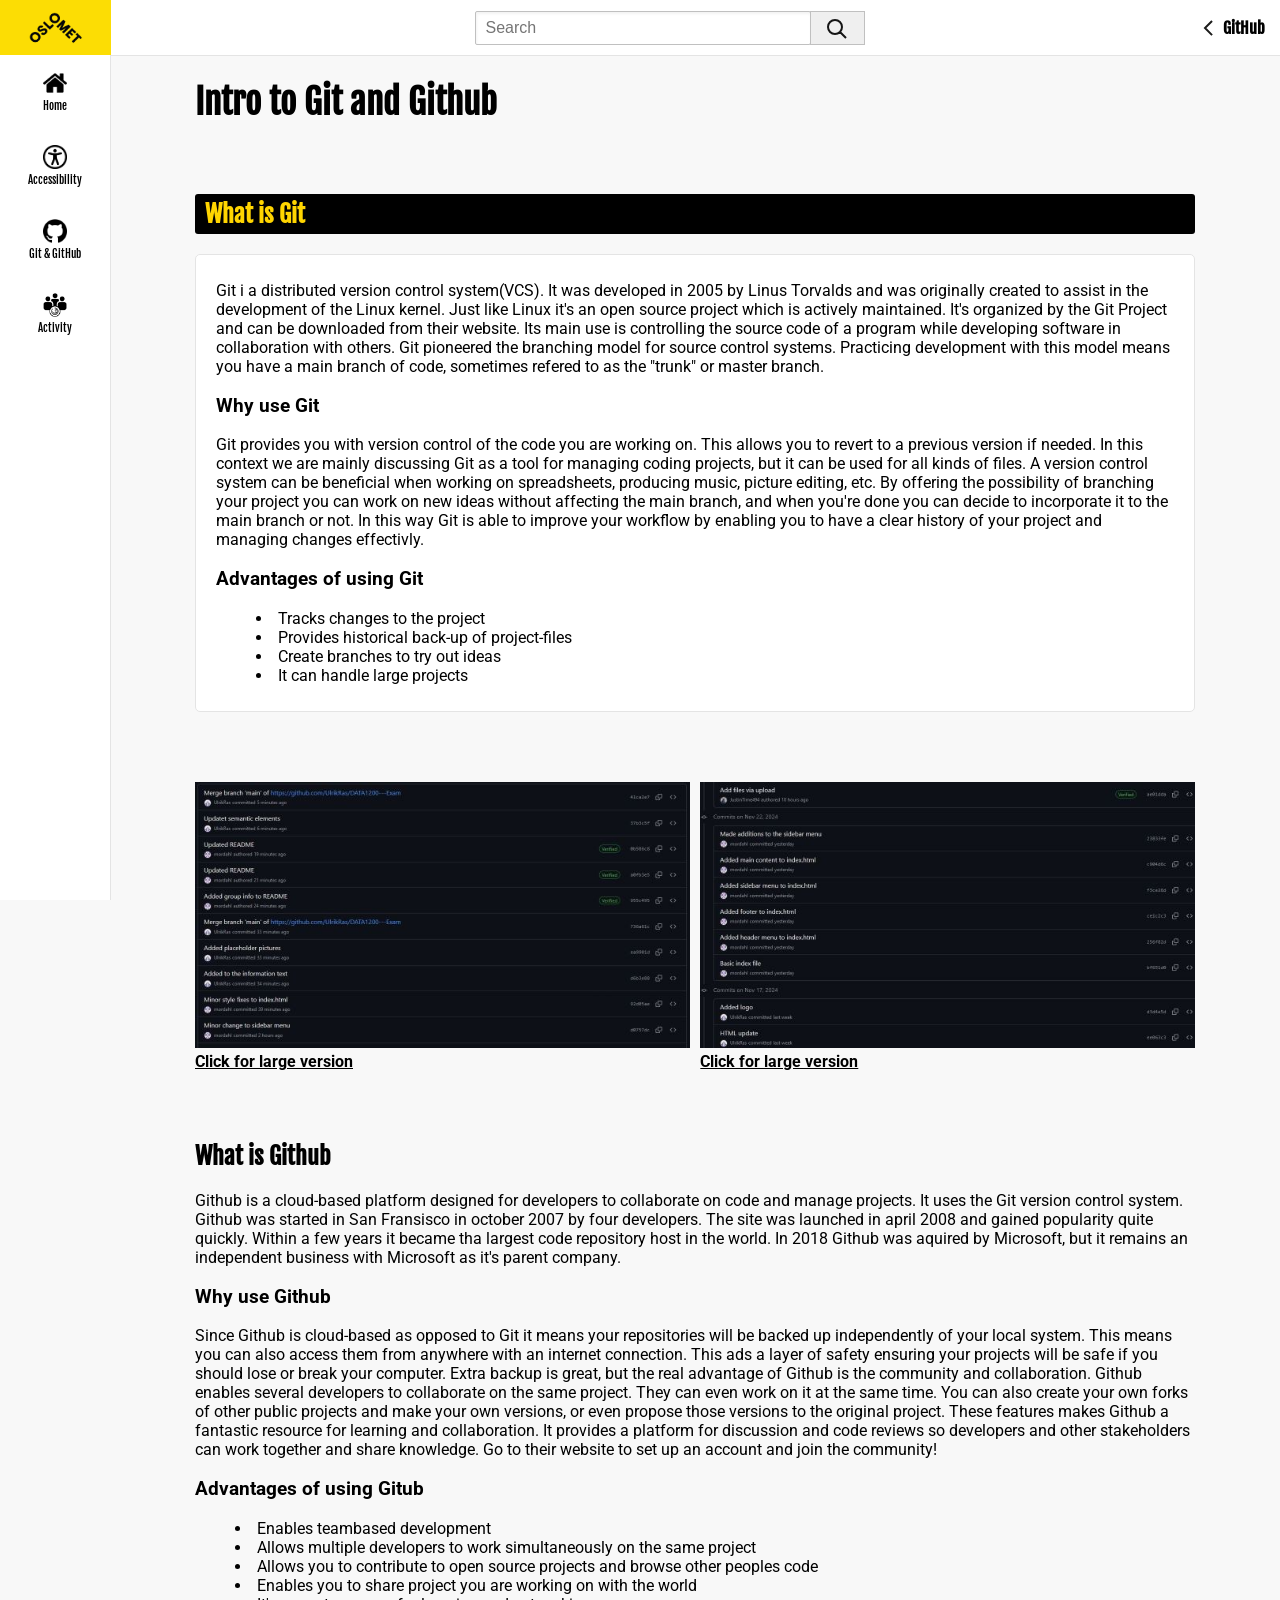
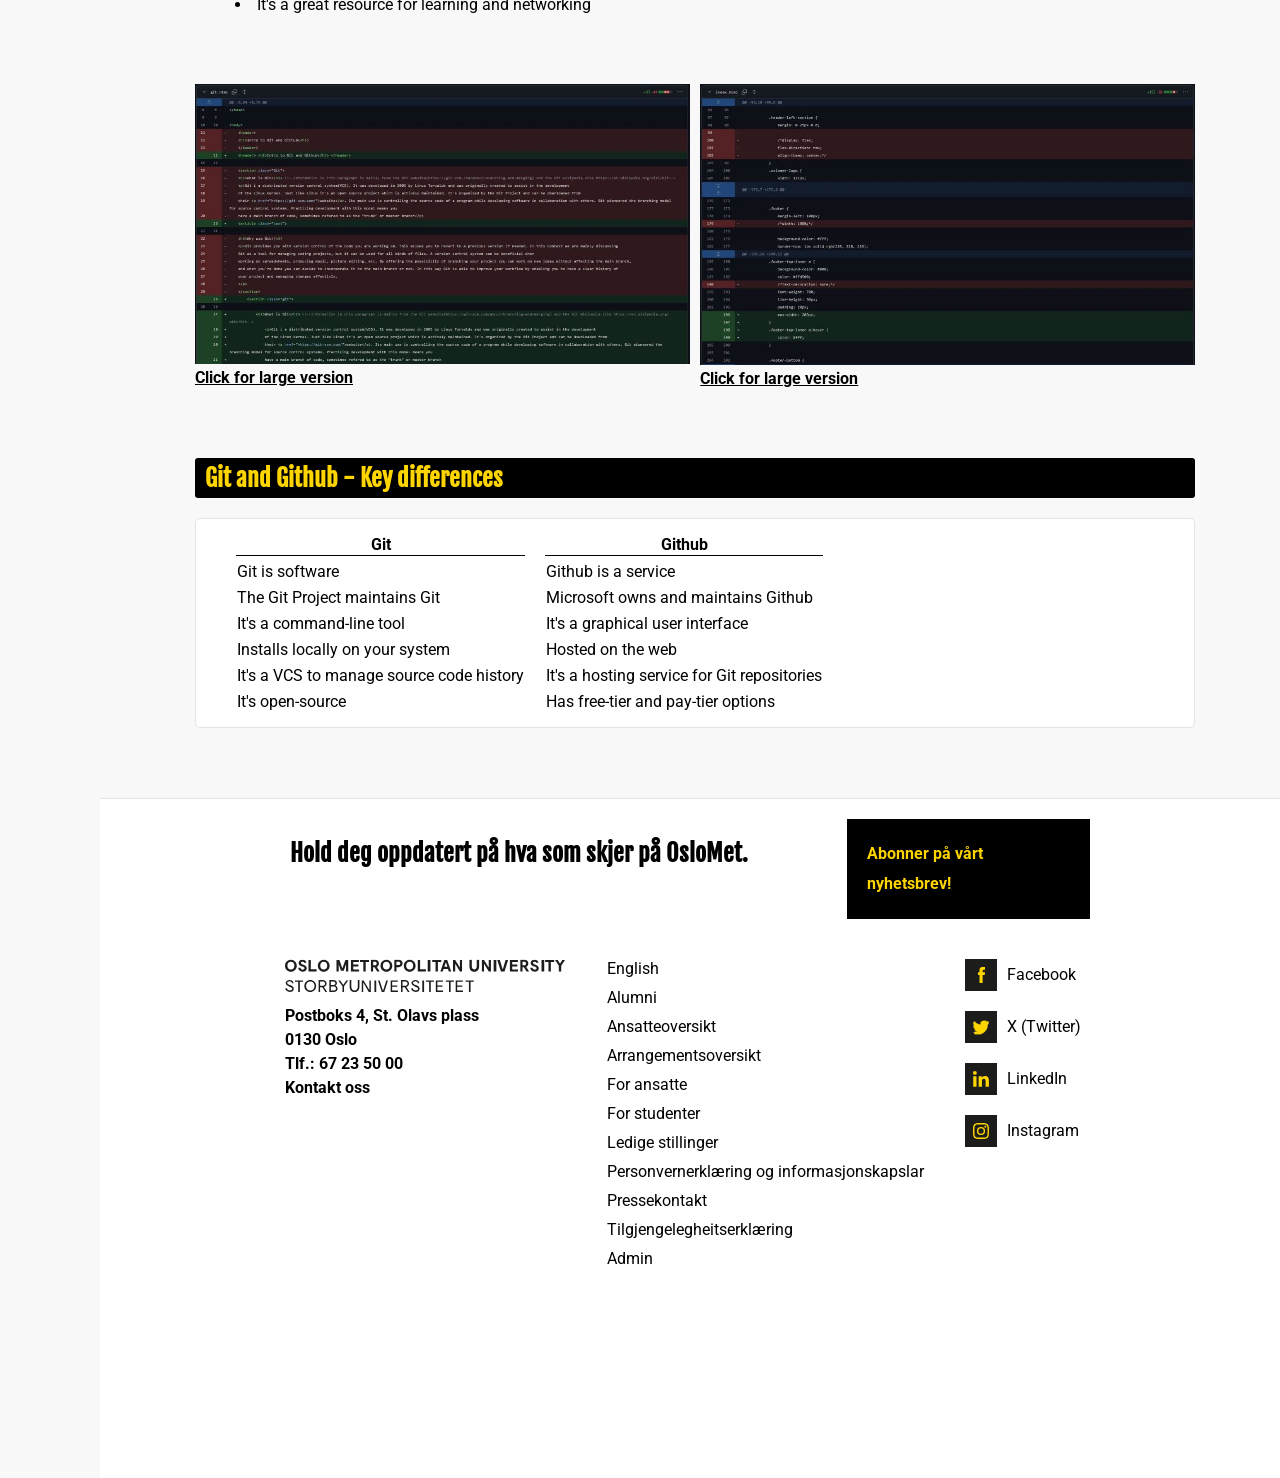
<file: git.html>
<!DOCTYPE html>
<html lang="en">
<head>
    <meta charset="UTF-8">
    <meta name="viewport" content="width=device-width, initial-scale=1.0">
    <title>Git page</title>
    <link rel="icon" type="image/png" href="icons/favicon-32x32.png">
    <link rel="stylesheet" href="style.css">

    <link rel="preconnect" href="https://fonts.googleapis.com">
    <link rel="preconnect" href="https://fonts.gstatic.com" crossorigin>
    <link href="https://fonts.googleapis.com/css2?family=Roboto+Mono:ital,wght@0,100..700;1,100..700&family=Roboto:wght@400;500;700&display=swap" rel="stylesheet">
    <link href="https://fonts.googleapis.com/css2?family=Fjalla+One&display=swap" rel="stylesheet">
</head>

<body>
    <!--Header bar at the top-->
    <header class="header">
        <div class="header-left-section">
            <a href="https://www.oslomet.no/" target="_blank"><img class="oslomet-logo" src="icons/oslomet-logo.png" alt="Oslo Metropolitan University logo"></a>
        </div>
        <div class="header-center-section">
            <input class="search-bar" type="text" placeholder="Search">
            <button class="search-button">
                <img class="search-icon" src="icons/search-icon.svg" alt="Search">
                <div class="tooltip tooltip-top">Search</div>
            </button>
        </div>
        <div class="header-right-section">
            <a class="student-overview-button" href="https://github.com/" target="_blank">
                <img src="icons/arrow-left.svg" alt="GitHub">
                <span>GitHub</span>
                <div class="tooltip tooltip-top">Go to GitHub</div>
            </a>
        </div>
    </header>

    <!--Main navigation menu on the left side-->
    <section>
        <nav class="sidebar-menu">
            <a class="sidebar-menu-link" href="index.html">
                <img class="toggle-hide" src="icons/home-icon.png" alt="Home">
                <div>Home</div>
            </a>
            <a class="sidebar-menu-link" href="accessibility.html">
                <img class="toggle-hide" src="icons/accessibility-icon.png" alt="Accessibility">
                <div>Accessibility</div>
            </a>
            <a class="sidebar-menu-link" href="git.html">
                <img class="toggle-hide" src="icons/github-icon.png" alt="GitHub">
                <div>Git & GitHub</div>
            </a>
            <a class="sidebar-menu-link" href="activity.html">
                <img class="toggle-hide" src="icons/activity-icon.png" alt="Activit">
                <div>Activity</div>
            </a>
        </nav>
    </section>


    <main class="main-section">
        <article>
        <h1 class="centering">Intro to Git and Github</h1>
       
        <!--General information about Git-->
        <section class="centering">
            <h2 class="section-header">What is Git</h2> <!--Information in this paragraph is mainly from the Git website(https://git-scm.com/about/branching-and-merging) and the Git Wikipedia site https://en.wikipedia.org/wiki/Git-->
            <div class="paragraph-content">
            <p>
                Git i a distributed version control system(VCS). It was developed in 2005 by Linus Torvalds and was originally created to assist in the development 
                of the Linux kernel. Just like Linux it's an open source project which is actively maintained. It's organized by the Git Project and can be downloaded from 
                their <a href="https://git-scm.com/">website</a>. 
                Its main use is controlling the source code of a program 
                while developing software in collaboration with others. Git pioneered the branching model for source control systems. Practicing development with this model means you 
                have a main branch of code, sometimes refered to as the "trunk" or master branch.
            </p>

            <h3>Why use Git</h3>
            <p>
                Git provides you with version control of the code you are working on. This allows you to revert to a previous version if needed. In this context we are mainly discussing
                Git as a tool for managing coding projects, but it can be used for all kinds of files. A version control system can be beneficial when 
                working on spreadsheets, producing music, picture editing, etc. By offering the possibility of branching your project you can work on new ideas without affecting the main branch,
                and when you're done you can decide to incorporate it to the main branch or not. In this way Git is able to improve your workflow by enabling you to have a clear history of
                your project and managing changes effectivly.
            </p>
                    
            <h3>Advantages of using Git</h3>
            <ul>
                <li>Tracks changes to the project
                <li>Provides historical back-up of project-files
                <li>Create branches to try out ideas</li>
                <li>It can handle large projects</li>
            </ul>
            </div>

            <!--Images showing repo commits-->
            <div class="centering git-picture-section">
                <picture>
                    <source media="(min-width: 1253px)" srcset="pictures/commits_1_large.JPG" sizes="(min-width: 1253px) 1253px, 100vw">
                    <source media="(min-width: 940px)" srcset="pictures/commits_1_medium.JPG" sizes="(min-width: 940px) 768px, 100vw">
                    <a href="pictures/commits_1_large.JPG" target="_blank"><img onclick="" src="pictures/commits_1_small.JPG" alt="Screenshoot of Github commit history" title="Commit history"></a>
                    <a class="normal-link" href="pictures/commits_1_large.JPG" target="_blank">Click for large version</a>
                </picture>
        
                <picture>
                    <source media="(min-width: 1252px)" srcset="pictures/commits_2_large.JPG" sizes="(min-width: 1252px) 1252px, 100vw">
                    <source media="(min-width: 939px)" srcset="pictures/commits_2_medium.JPG" sizes="(min-width: 939px) 939px, 100vw">
                    <a href="pictures/commits_2_large.JPG" target="_blank"><img src="pictures/commits_2_small.JPG" alt="Screenshoot of Github commit history" title="Commit history"></a>
                    <a class="normal-link" href="pictures/commits_2_large.JPG" target="_blank">Click for large version</a>
                </picture>
            </div>
        </section>

        <!--General information about GitHub-->
        <section class="centering">
            <h2>What is Github</h2>
            <p>
                Github is a cloud-based platform designed for developers to collaborate on code and manage projects. It uses the Git version control system. Github was started in San Fransisco
                in october 2007 by four developers. The site was launched in april 2008 and gained popularity quite quickly. Within a few years it became tha largest code repository host in the world.
                In 2018 Github was aquired by Microsoft, but it remains an independent business with Microsoft as it's parent company.
            </p>

            <h3>Why use Github</h3>
            <p>
                Since Github is cloud-based as opposed to Git it means your repositories will be backed up independently of your local system. This means you can also
                access them from anywhere with an internet connection. This ads a layer of safety ensuring your projects will be safe if you should lose or break your computer.
                Extra backup is great, but the real advantage of Github is the community and collaboration. Github enables several developers to collaborate on the same project. They can even 
                work on it at the same time. You can also create your own forks of other public projects and make your own versions, or even propose those versions to the original project.
                These features makes Github a fantastic resource for learning and collaboration. It provides a platform for discussion and code reviews so developers and other stakeholders can
                work together and share knowledge. Go to their <a href="https://github.com/" target="_blank">website</a> to set up an account and join the community!
            </p>

            <h3>Advantages of using Gitub</h3>
            <ul>
                <li>Enables teambased development
                <li>Allows multiple developers to work simultaneously on the same project
                <li>Allows you to contribute to open source projects and browse other peoples code
                <li>Enables you to share project you are working on with the world</li>    
                <li>It's a great resource for learning and networking</li>   
            </ul>
        
            <!--Images showing merge conflicts-->
            <div class="centering git-picture-section">
                <picture>
                    <source media="(min-width: 1253px)" srcset="pictures/changes_1_large.JPG" sizes="(min-width: 1253px) 1253px, 100vw">
                    <source media="(min-width: 940px)" srcset="pictures/changes_1_medium.JPG" sizes="(min-width: 940px) 768px, 100vw">
                    <a href="pictures/changes_1_large.JPG" target="_blank"><img src="pictures/changes_1_small.JPG" alt="Screenshoot of changes in a certain Github commit" title="Changes in commit"></a>
                    <a class="normal-link" href="pictures/changes_1_large.JPG" target="_blank">Click for large version</a>
                </picture>
                
                <picture>
                    <source media="(min-width: 1252px)" srcset="pictures/changes_2_large.JPG" sizes="(min-width: 1252px) 1252px, 100vw">
                    <source media="(min-width: 939px)" srcset="pictures/changes_2_medium.JPG" sizes="(min-width: 939px) 939px, 100vw">
                    <a href="pictures/changes_2_large.JPG" target="_blank"><img src="pictures/changes_2_small.JPG" alt="Screenshoot of changes in a certain Github commit" title="Changes in commit"></a>
                    <a class="normal-link" href="pictures/changes_2_large.JPG" target="_blank">Click for large version</a>
                </picture>
            </div>
        </section>

        <!--List of differences between Git and GitHub-->
        <section class="centering">
            <h2 class="section-header">Git and Github - Key differences</h2> <!--Hentet fra https://www.simplilearn.com/tutorials/git-tutorial/git-vs-github-->
            <div class="paragraph-content">
            <table class="git-table">
                <tr">
                <th class="git-table-head">Git</th>
                <th class="git-table-head">Github</th>         
                </tr>
                <tr>
                    <td>Git is software</td>
                    <td>Github is a service</td>
                </tr>
                <tr>
                    <td>The Git Project maintains Git</td>
                    <td>Microsoft owns and maintains Github</td>
                </tr>
                <tr>
                    <td>It's a command-line tool</td>
                    <td>It's a graphical user interface</td>
                </tr>
                <tr>
                    <td>Installs locally on your system</td>
                    <td>Hosted on the web</td>
                </tr>
                <tr>
                    <td>It's a VCS to manage source code history</td>
                    <td>It's a hosting service for Git repositories</td>
                </tr>
                <tr>
                    <td>It's open-source</td>
                    <td>Has free-tier and pay-tier options</td>
                </tr>
            </table>
            </div>
        </section>
        </article>
    </main>

        <!--Footer section at the bottom that lists social media links + contact-->
        <footer class="footer">
            <section class="footer-top">
                <div class="footer-top-inner">
                    <h2>Hold deg oppdatert på hva som skjer på OsloMet.</h2>
                    <a href="https://www.oslomet.no/nyhetsbrev"><div>Abonner på vårt nyhetsbrev!</div></a>
                </div>
            </section>

            <section class="footer-bottom">
                <div class="footer-bottom-inner">
                    <section class="footer-bottom-inner-sections">
                        <img src="icons/logo-footer.svg" alt="Oslo Metropolitan University banner">
                        <div class="footer-info">
                            <p>Postboks 4, St. Olavs plass</p>
                            <p>0130 Oslo</p>
                            <p>Tlf.: 67 23 50 00</p>
                            <p><a href="https://www.oslomet.no/om/kontakt">Kontakt oss</a></p>
                        </div>
                    </section>
                    <section class="footer-bottom-inner-sections">
                        <div class="footer-links-container">
                            <p><a class="footer-links" href="https://www.oslomet.no/en">English</a></p>
                            <p><a class="footer-links" href="https://www.oslomet.no/alumni">Alumni</a></p>
                            <p><a class="footer-links" href="https://www.oslomet.no/om/ansatteoversikt">Ansatteoversikt</a></p>
                            <p><a class="footer-links" href="https://www.oslomet.no/om/arrangement/arrangementsoversikt">Arrangementsoversikt</a></p>
                            <p><a class="footer-links" href="https://www.oslomet.no/om/for-ansatte">For ansatte</a></p>
                            <p><a class="footer-links" href="https://www.oslomet.no/om/for-studenter">For studenter</a></p>
                            <p><a class="footer-links" href="https://www.oslomet.no/om/ledige-stillinger">Ledige stillinger</a></p>
                            <p><a class="footer-links" href="https://www.oslomet.no/om/personvernerklering-informasjonskapslar">Personvernerklæring og informasjonskapslar</a></p>
                            <p><a class="footer-links" href="https://www.oslomet.no/om/pressekontakt">Pressekontakt</a></p>
                            <p><a class="footer-links" href="https://www.oslomet.no/om/tilgjengelegheitserklering">Tilgjengelegheitserklæring</a></p>
                            <p><a class="footer-links" href="https://www-admin.oslomet.no/admin/view/content/58148">Admin</a></p>
                        </div>
                    </section>
                    <section class="footer-bottom-inner-sections">
                        <a href="https://www.facebook.com/oslomet/">
                            <div class="social-media-links">
                                <img src="icons/icon-facebook.svg" alt="OsloMet på Facebook">
                                <div>Facebook</div>
                            </div>
                        </a>
                        <a href="https://twitter.com/oslomet">
                            <div class="social-media-links">
                                <img src="icons/icon-twitter.png" alt="OsloMet på X (Twitter)">
                                <div>X (Twitter)</div>
                            </div>
                        </a>
                        <a href="https://no.linkedin.com/school/oslomet/">
                            <div class="social-media-links">
                                <img src="icons/icon-linkedin.svg" alt="OsloMet på LinkedIn">
                                <div>LinkedIn</div>
                            </div>
                        </a>
                        <a href="https://www.instagram.com/oslomet/?hl=nb">
                            <div class="social-media-links">
                                <img src="icons/icon-instagram.svg" alt="OsloMet på Instagram">
                                <div>Instagram</div>
                            </div>
                        </a>
                    </section>
                </div>
            </section>
        </footer>
</body>
</html>
</file>
<file: style.css>
/* 
The style is inspired in part by YouTube.com and the original 
OsloMet "Matematisk modellering og datavitenskap – ingeniør" page (https://www.oslomet.no/studier/tkd/matematisk-modellering-datavitenskap),
but has gone through many iterations since. 
*/



/*----------------General CSS----------------*/
body {
    margin: 0;
    font-family: Roboto, Moderat, Avenir, Helvetica, Arial, sans-serif;
    background-color: rgb(248, 248, 248);
    color: #000;
}
h1, h2 {
    font-family: "Fjalla One", Roboto, Moderat, Avenir, Helvetica, Arial, sans-serif;
}
h1 {
    margin-bottom: 0;
    font-size: 35px;
}
a {
    color: #000;
    text-decoration: none;
}
li {
    list-style-position: inside;
}



/*----------------CSS for special arrow link + tooltip----------------*/
.search-button,
.student-overview-button,
.arrow-link {
    display: flex;
    justify-content: center;
    align-items: center;
    position: relative;
    cursor: pointer;
}
.arrow-link {
    justify-content: left;
}
/*Source of tooltip arrow: https://www.w3schools.com/css/css_tooltip.asp*/
.search-button .tooltip,
.student-overview-button .tooltip {
    position: absolute;
    bottom: -30px;

    opacity: 0;
    transition: opacity 0.15s;

    pointer-events: none;
    white-space: nowrap;

    background-color: gray;
    color: #fff;
    font-size: 12px;
    font-weight: 400;
    padding: 4px 8px;
    border-radius: 2px;
}
.search-button:hover .tooltip,
.student-overview-button:hover .tooltip {
    opacity: 1;
}
.tooltip::after {
    content: " ";
    position: absolute;
    left: 50%;
    margin-left: -5px;
    border-width: 5px;
    border-style: solid;
}
.tooltip-top::after {
    bottom: 100%;
    border-color: transparent transparent gray transparent;
}



/*----------------CSS for the header bar at the top----------------*/
.header {
    position: fixed;
    top: 0;
    left: 0;
    right: 0;

    z-index: 100;

    display: flex;
    flex-direction: row;
    justify-content: space-between;

    height: 55px;
    background-color: #fff;
    border-bottom: 1px solid rgb(228, 228, 228);
}

.header-left-section {
    margin: 0 25px 0 0;
}
.oslomet-logo {
    width: 111px;
    height: 56px;
}

.header-center-section {
    margin: 0 35px 0 60px;
    max-width: 400px;

    display: flex;
    flex-direction: row;
    align-items: center;
    flex: 1;

}
.search-bar {
    flex: 1;

    width: 0;
    height: 30px;

    padding-left: 10px;
    border: 1px solid rgb(192, 192, 192);
    border-radius: 2px;
    font-size: 16px;

    box-shadow: inset 1px 2px 3px rgba(0, 0, 0, 0.05);
}
.search-button {
    margin: 0 10px 0 -1px;

    width: 55px;
    height: 34px;

    border: 1px solid rgb(192, 192, 192);

    cursor: pointer;
}
.search-icon {
    height: 20px;
    margin-top: 2px;
}

.header-right-section {
    margin: 0 15px;

    display: flex;
    flex-direction: row;
    align-items: center;
}
.student-overview-button,
.arrow-link {
    color: #000;
    text-decoration: underline;
    font-size: 16px;
    font-weight: 700;
}
.student-overview-button {
    font-family: "Fjalla One", Roboto, Moderat, Avenir, Helvetica, Arial, sans-serif;
    text-decoration: none;
}
.student-overview-button img,
.arrow-link img {
    margin-right: 10px;
    transition: margin 0.15s;
}
.arrow-link:hover img {
    margin-right: 20px;
}
.student-overview-button .tooltip {
    font-family: Roboto, Moderat, Avenir, Helvetica, Arial, sans-serif;
}



/*----------------CSS for the footer section at the bottom----------------*/
.footer {
    margin-left: 100px;

    background-color: #fff;
    border-top: 1px solid rgb(228, 228, 228);
}

.footer-top {
    max-width: 800px;
    margin: 0 auto;
    padding: 20px 40px;
}
.footer-top-inner {
    display: flex;
    flex-direction: row;
    justify-content: space-between;
}
.footer-top-inner a {
    background-color: #000;
    color: #ffd500;
    font-weight: 700;
    line-height: 30px;
    padding: 20px;
    max-width: 203px;
}
.footer-top-inner a:hover {
    color: #fff;
}

.footer-bottom {
    max-width: 800px;
    margin: 0 auto;
    padding: 20px 50px 150px 40px;
}
.footer-bottom-inner {
    display: flex;
    flex-direction: row;
    justify-content: space-between;
}
.footer-bottom-inner-sections {
    margin-bottom: 50px;
}
.footer-info {
    margin-top: 10px;
}
.footer-info p {
    margin: 5px 0;
    font-weight: 700;
}

.footer-links-container p {
    margin: 0 0 10px 0;
}
.footer-links {
    padding: 5px;
    border-radius: 2px;
    transition: background-color 0.15s, color 0.15s;
}
.footer-links:hover {
    background-color: #000;
    color: #ffd500;
}

.social-media-links {
    margin-bottom: 20px; 
    display: flex; 
    flex-direction: row; 
    align-items: center;
    width: 120px;
}
.social-media-links img {
    margin-right: 10px;
}
.social-media-links:hover div {
    text-decoration: underline;
}



/*----------------CSS for the menu on the left side----------------*/
.sidebar-menu {
    position: fixed; 
    top: 55px;
    bottom: 0;
    left: 0;

    z-index: 200;

    background-color: #fff;
    border-right: 1px solid rgb(228, 228, 228);
    width: 110px;
}
.sidebar-menu-link {
    display: flex;
    flex-direction: column;
    justify-content: center;
    align-items: center;

    height: 74px;

    font-family: "Fjalla One", Roboto, Moderat, Avenir, Helvetica, Arial, sans-serif;
    font-size: 11px;
    text-decoration: none;
    color: #000;
}
.sidebar-menu-link:hover {
    background-color: rgb(235, 235, 235);
}
.sidebar-menu-link img {
    margin: 0 0 4px 0;
    height: 24px;
}
.sidebar-menu-bottom-link {
    position: fixed;
    bottom: 0;
    left: 0;
    width: 110px;
}
.toggle-hide {
    visibility: visible;
}


/*----------------CSS for the main content----------------*/
.main-section {
    margin: 80px 30px 0 140px;
}

.main-section-header {
    margin-bottom: 50px;
}
.main-section-header p {
    margin: 5px 0 20px 0;
    font-size: 18px;
}
.main-section-header-sub {
    font-weight: 700;
}

.section-header {
    background-color: #000;
    color: #ffd500;
    padding: 5px 10px;
    border-radius: 3px;
}

.info-grid {
    display: grid;
    grid-template-columns: 1fr 1fr 1fr 1fr;
    column-gap: 20px;
    row-gap: 20px;

    background-color: #fff;
    padding: 5px 15px;
    border: 1px solid rgb(228, 228, 228);
    border-radius: 5px;
}
.info-grid p:first-child {
    padding-top: 10px;
    border-top: 1px solid #000;
    font-weight: 700;
}
.info-grid-paragraph {
    font-size: 14px;
}
.study-structure-info-grid {
    grid-template-columns: 1fr 1fr 1fr;
}
.academic-year-header {
    margin-top: 50px;
    font-size: 23px;
    background-color: rgb(237 237 237);
    border: 1px solid rgb(229 226 226);
    padding: 5px 10px;
    border-radius: 3px;
}

.centering {
    margin: 70px auto;
    min-width: 700px;
    max-width: 1000px;
}

.normal-link {
    font-weight: 700;
    text-decoration: underline;
}

.paragraph-content {
    background-color: #fff;
    padding: 10px 20px;
    border: 1px solid rgb(228, 228, 228);
    border-radius: 5px;
}
.paragraph-content-link {
    transition: background-color 0.15s;
}
.paragraph-content-link:hover {
    background-color: rgb(235, 235, 235);
}

.manager-container {
    display: grid;
    grid-template-columns: 110px 1fr;
}
.manager-picture {
    width: 100px;
}
.manager-info-h {
    margin: 0 0 15px 0;
    font-size: 17px;
    font-weight: 700;
}
.manager-info-p {
    font-size: 14px;
    margin: 0 0 5px 0;
}

.suggested-programs-container {
    padding: 0 20px 10px 20px;
    border-top: 1px solid rgb(228, 228, 228);
    transition: background-color 0.15s;
}
.suggested-programs-container:hover {
    background-color: #fff;
}
.suggested-programs-last {
    border-bottom: 1px solid rgb(228, 228, 228);
}
.suggested-programs-info-container {
    display: flex;
    flex-direction: row;
    justify-content: left;
    font-size: 15px;
    margin-top: -10px;
}
.suggested-programs-info-container div {
    padding: 2px 10px;
}
.suggested-programs-info-container div:first-child {
    padding: 2px 10px 2px 0;
}

.student-history-button-container {
    margin-top: 50px;
}
.student-history-button {
    background-color: #000;
    color: #ffd500;
    font-weight: 700;
    padding: 20px;
}
.student-history-button:hover {
    color: #fff;
}



/*----------------CSS specifically for the activity.html page----------------*/
.activity-image {
    width: 100%;
    margin-top: 20px;
}



/*----------------CSS specifically for the git.html page----------------*/
.git-picture-section {
    display: flex;
    flex-direction: row;
    justify-content: space-between;
    gap: 10px;
    max-width: 1000px;
}
.git-picture-section img {
    width: 100%;
}
.git-table {
    border-spacing: 20px 5px;
}
.git-table-head {
    border-bottom: 1px solid #000;
}



/*----------------Changes to the CSS based on changes in screen/browser window size----------------*/
/*----------------Changes to WIDTH----------------*/
@media (min-width: 886px) {
    .info-grid {
        grid-template-columns: 1fr 1fr 1fr 1fr;
    }

    .centering {
        min-width: 700px;
        max-width: 1000px;
    }
}
@media (min-width: 790px) and (max-width: 885px) {
    .info-grid {
        grid-template-columns: 1fr 1fr 1fr;
    }

    .centering {
        min-width: 500px;
        max-width: 800px;
    }
}
@media (min-width: 660px) and (max-width: 789px) {
    .info-grid,
    .study-structure-info-grid {
        grid-template-columns: 1fr 1fr;
    }

    .centering {
        min-width: 400px;
        max-width: 700px;
    }
}
@media (max-width: 659px) {
    .info-grid,
    .study-structure-info-grid {
        grid-template-columns: 1fr;
    }

    .centering {
        min-width: 400px;
        max-width: 600px;
    }

    .suggested-programs-info-container {
        font-size: 13px;
    }

    h1 {
        font-size: 27px;
    }
    .main-section-header p {
        font-size: 16px;
    }
    h2 {
        font-size: 22px;
    }
    p {
        font-size: 15px;
    }
    ul {
        font-size: 15px;
    }

    .academic-year-header {
        font-size: 20px;
    }
}
@media (max-width: 750px) {
    .footer-top-inner,
    .footer-bottom-inner {
        flex-direction: column;
    }
}
/*----------------Screen size changes specifically for the git.html page----------------*/
@media (max-width: 900px) {
    .git-picture-section {
        flex-direction: column;
    }
}

/*----------------Changes to HEIGHT----------------*/
@media (max-height: 850px) {
    .toggle-hide {
        visibility: hidden;
    }

    .sidebar-menu-link {
        height: 40px;
    }
    .sidebar-menu-link img {
        height: 0;
    }
}
</file>
